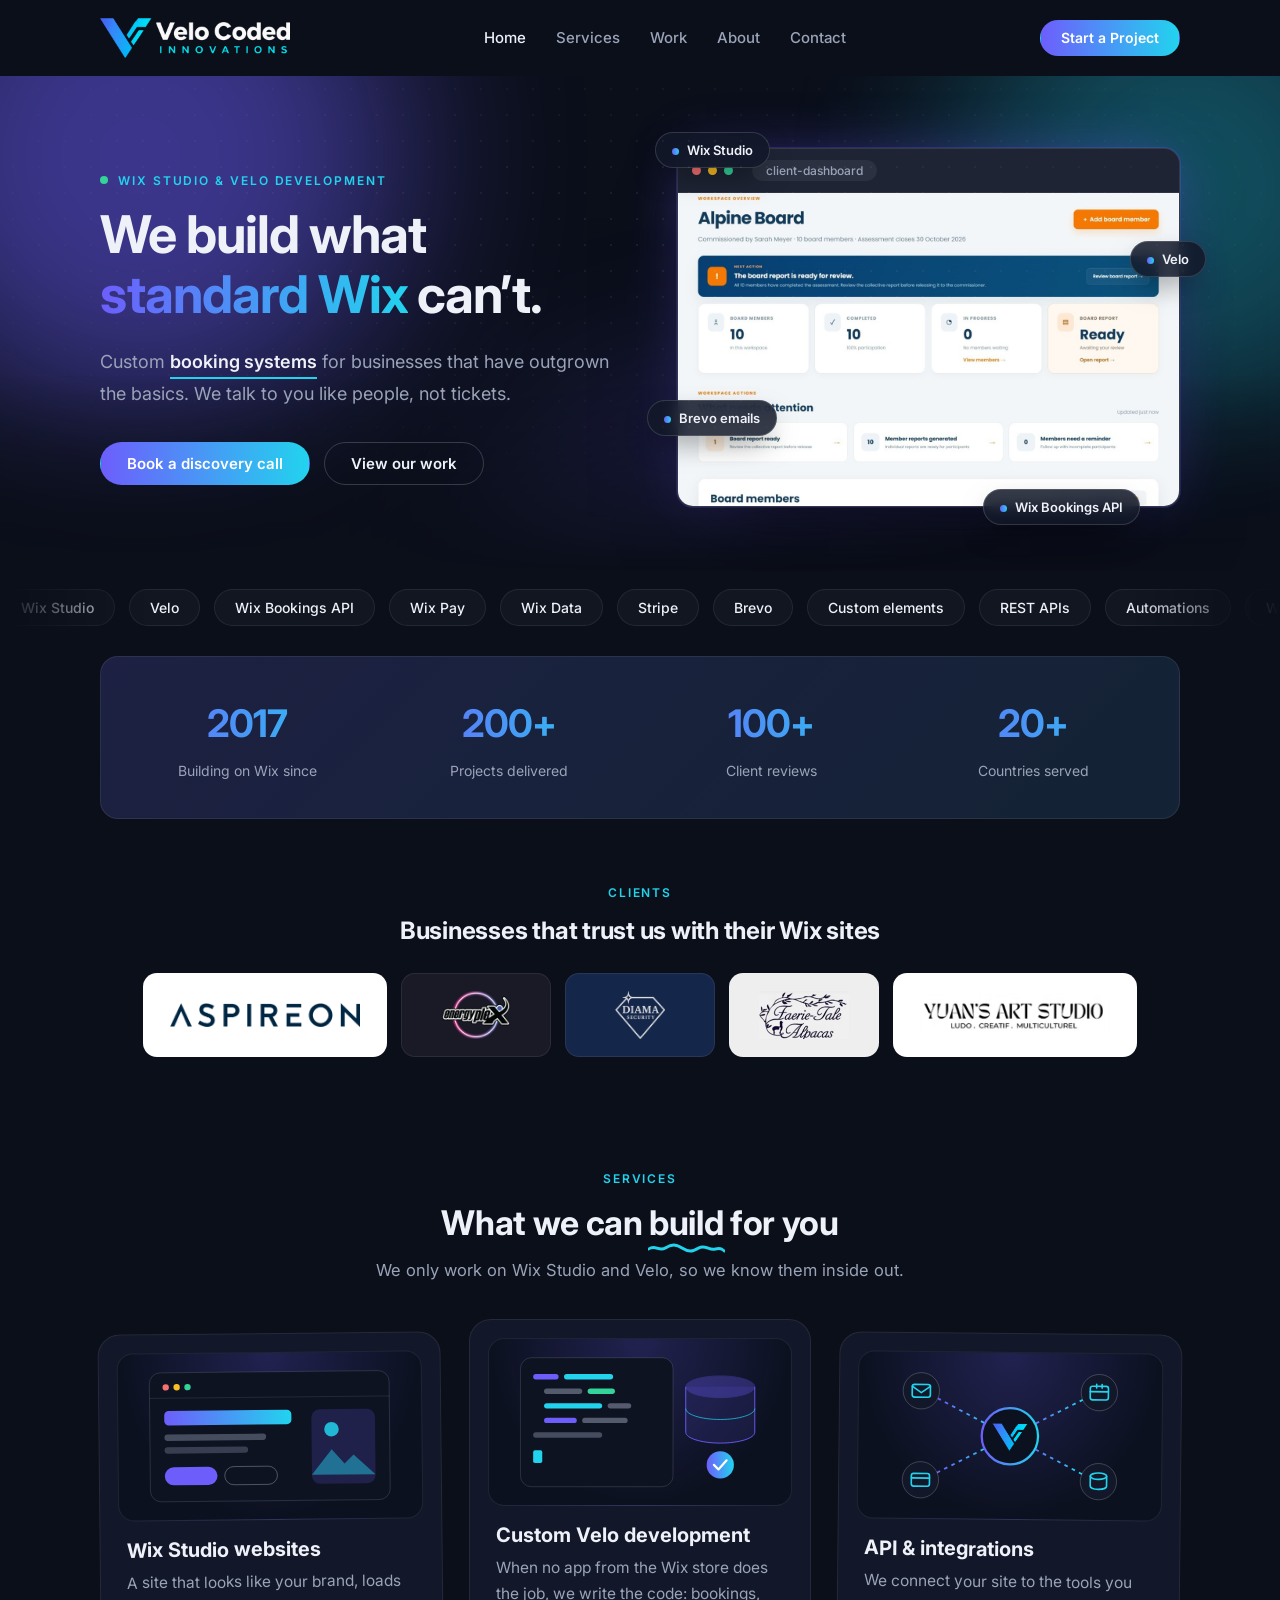
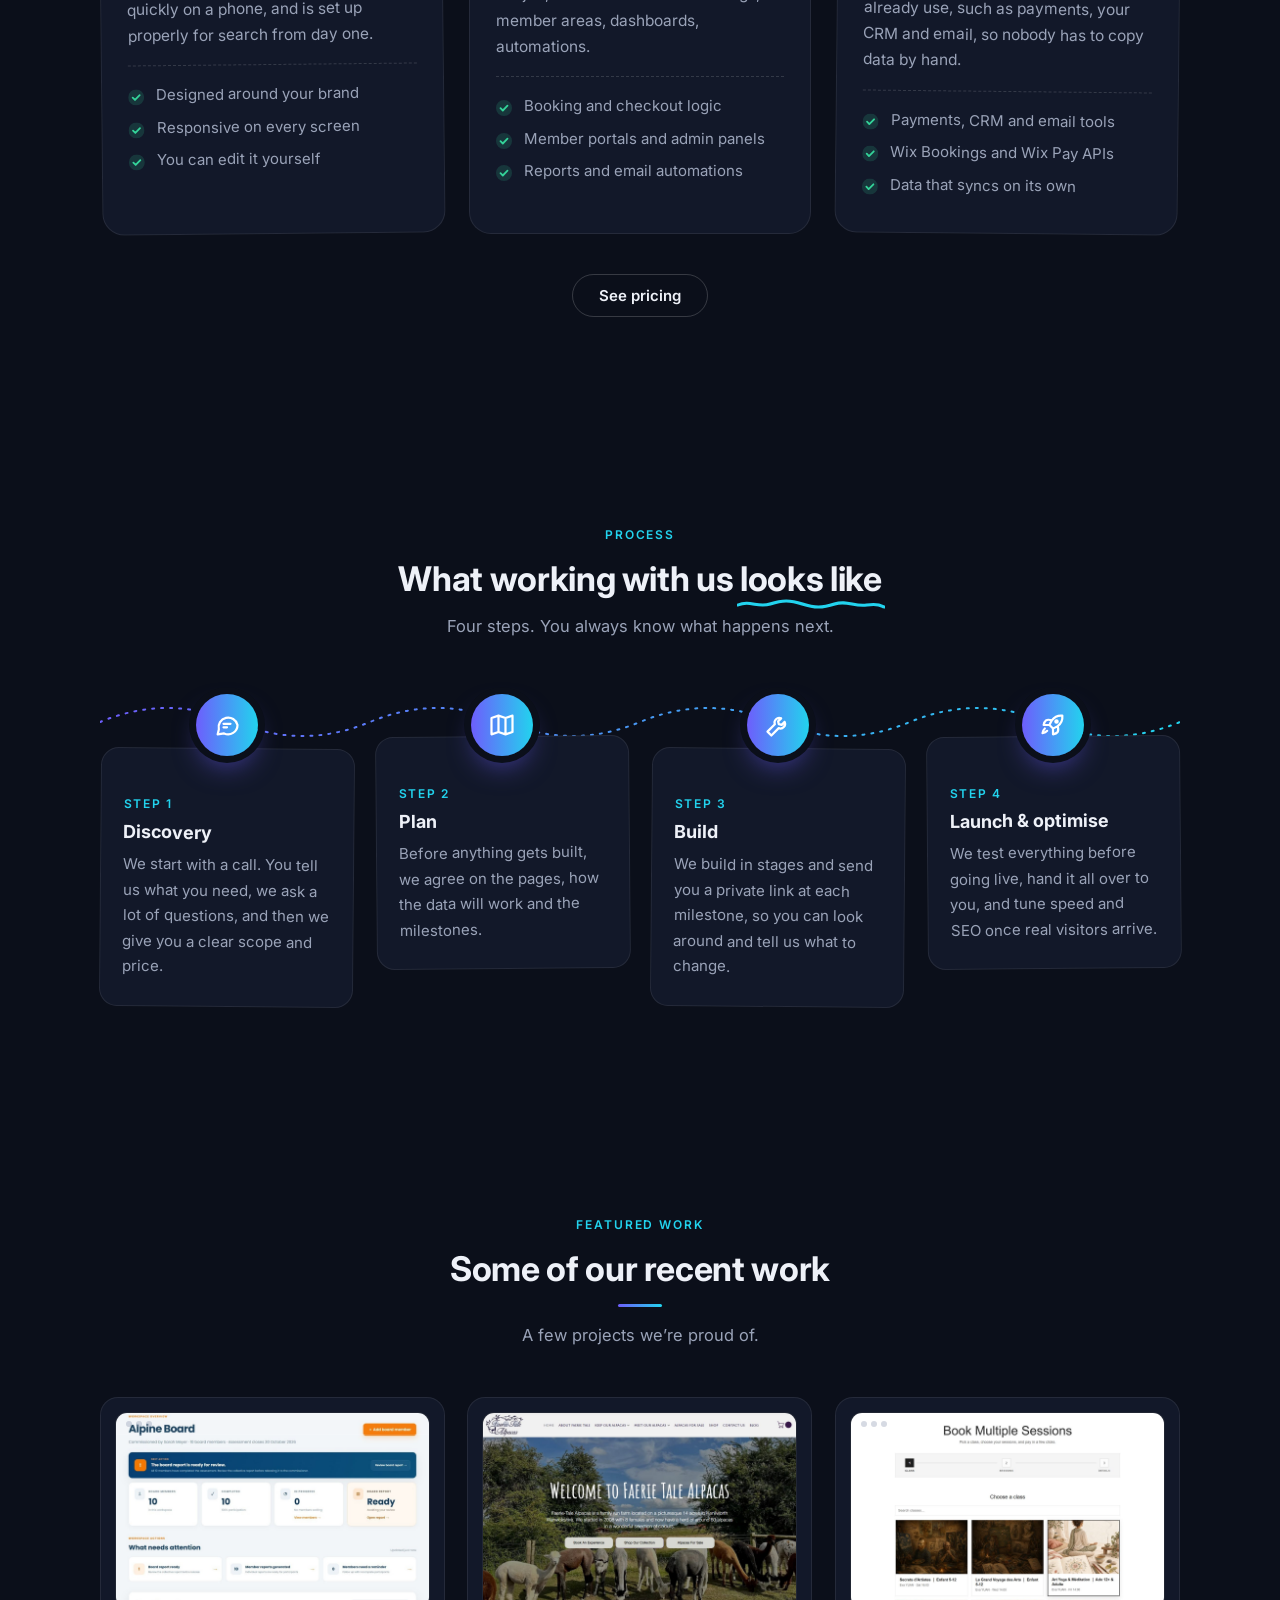
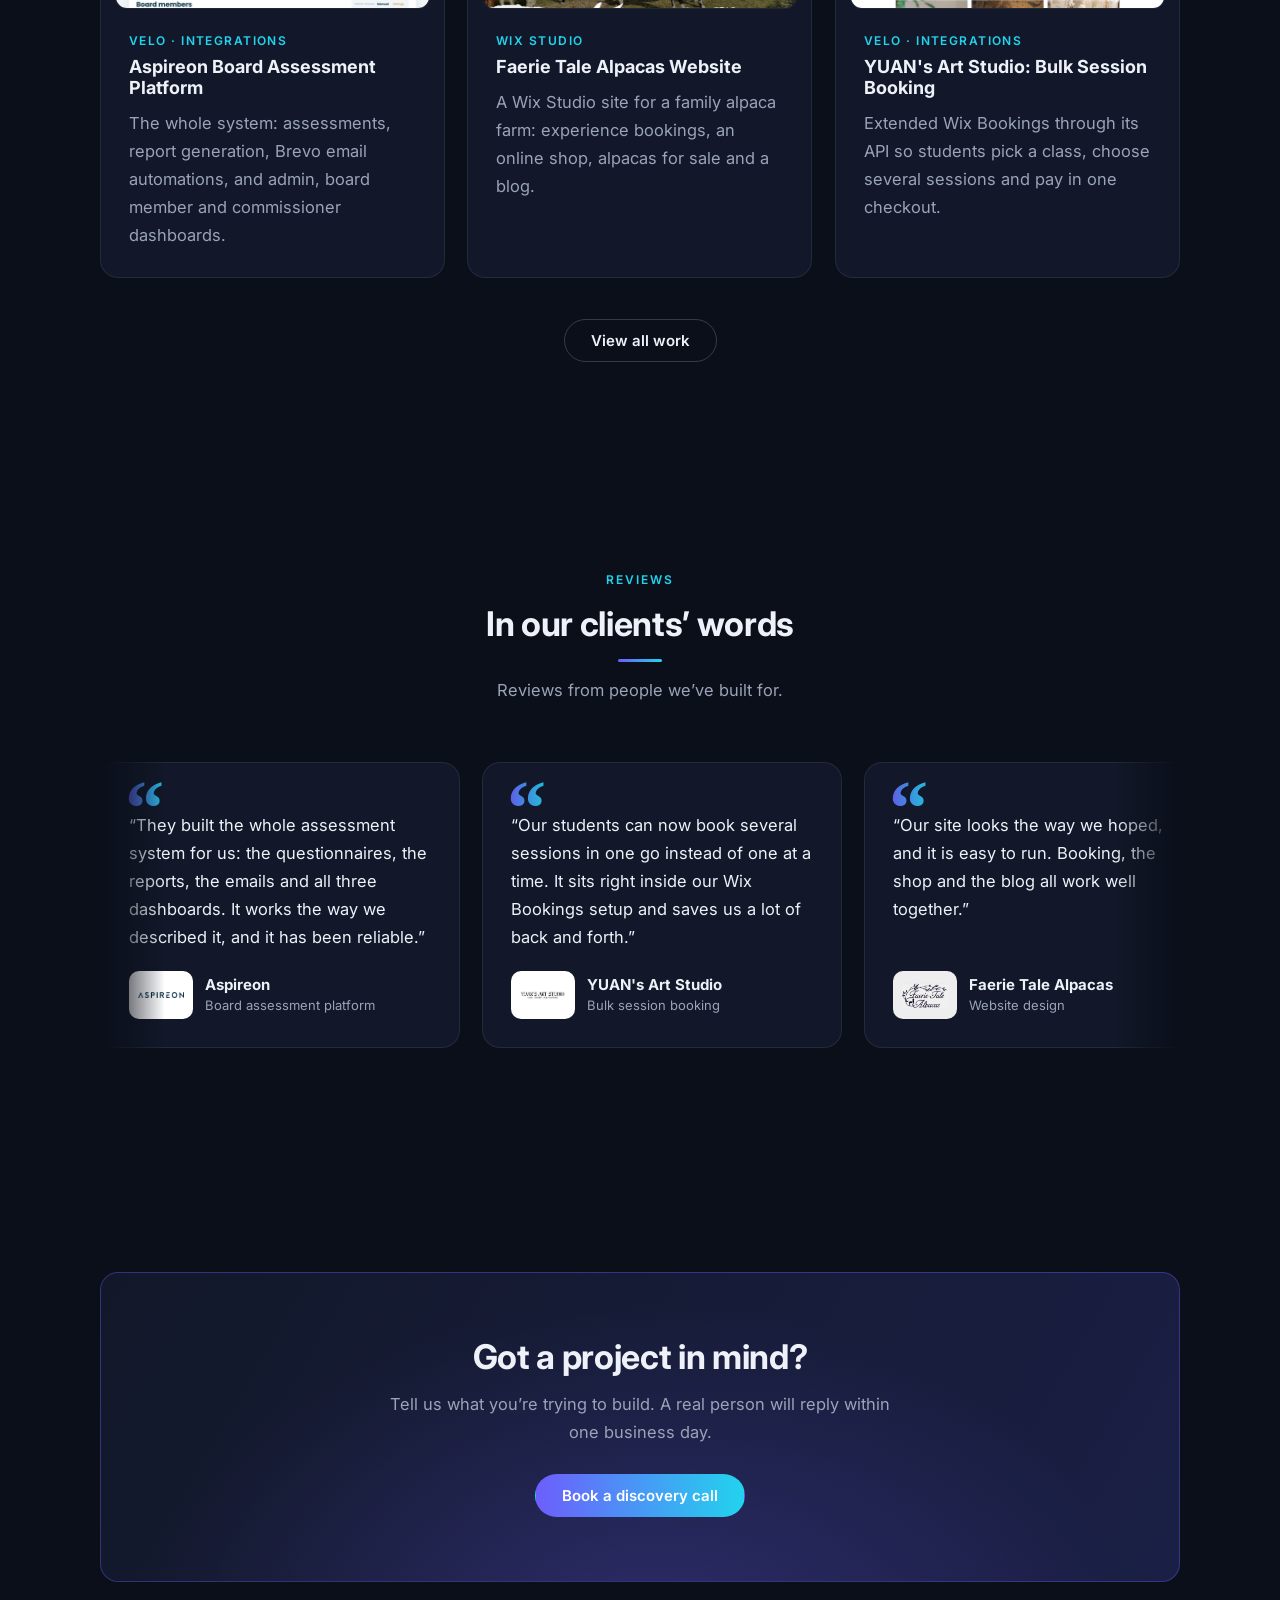
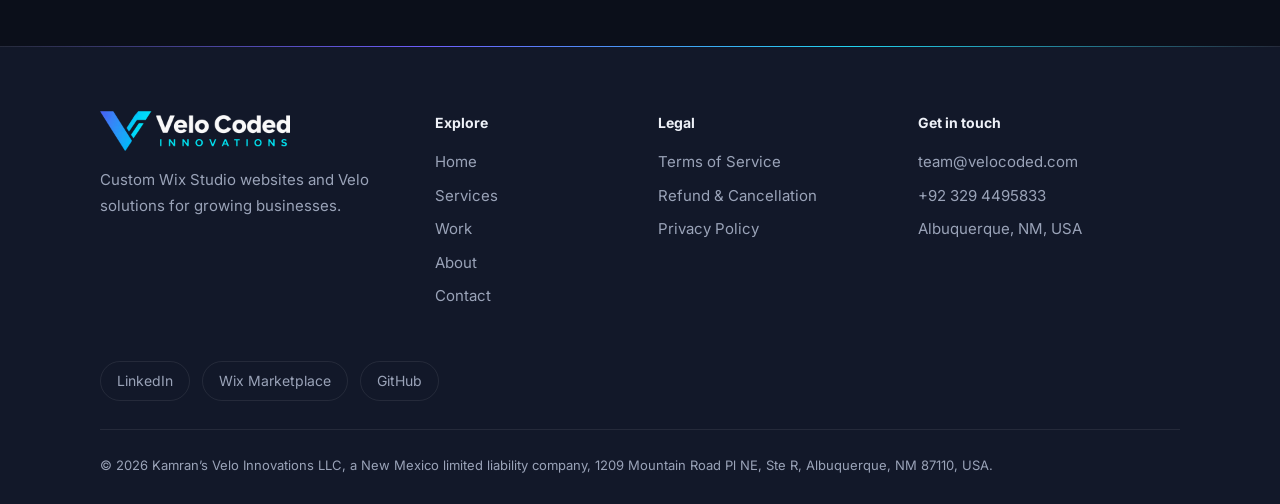
<file: index.html>
<!DOCTYPE html>
<html lang="en">
<head>
<meta charset="utf-8">
<meta name="viewport" content="width=device-width, initial-scale=1">
<title>Kamran’s Velo Innovations | Custom Wix Studio &amp; Velo Development</title>
<meta name="description" content="Custom Wix Studio and Velo development for businesses that have outgrown standard Wix: booking systems, portals, dashboards and integrations.">
<meta name="theme-color" content="#0B0F1A">
<link rel="icon" href="assets/favicon.png" type="image/png">
<link rel="preconnect" href="https://fonts.googleapis.com">
<link rel="preconnect" href="https://fonts.gstatic.com" crossorigin>
<link href="https://fonts.googleapis.com/css2?family=Inter:wght@400;500;600;700&display=swap" rel="stylesheet">
<link rel="stylesheet" href="css/style.css">
</head>
<body>
<a class="skip" href="#main">Skip to content</a>
<velo-header active="home"></velo-header>

<main id="main">
  <section class="hero">
    <div class="aurora" aria-hidden="true"><i></i><i></i><i></i></div>
    <div class="container hero-grid">
      <div class="hero-copy">
        <span class="eyebrow"><span class="pulse"></span>Wix Studio &amp; Velo Development</span>
        <h1>We build what <span class="hl">standard Wix</span> can’t.</h1>
        <p class="lead">Custom <span class="rotator" data-words="booking systems|client portals|dashboards|integrations|automations">booking systems</span> for businesses that have outgrown the basics. We talk to you like people, not tickets.</p>
        <div class="btn-row">
          <a class="btn btn-primary" href="contact.html">Book a discovery call</a>
          <a class="btn btn-secondary" href="work.html">View our work</a>
        </div>
      </div>
      <div class="hero-visual" aria-hidden="true">
        <div class="browser">
          <div class="bar"><span></span><span></span><span></span><em>client-dashboard</em></div>
          <img src="assets/work/aspireon-dashboard.jpg" alt="" width="1280" height="800">
        </div>
        <span class="chip-float c1">Wix Studio</span>
        <span class="chip-float c2">Velo</span>
        <span class="chip-float c3">Brevo emails</span>
        <span class="chip-float c4">Wix Bookings API</span>
      </div>
    </div>
  </section>

  <section class="marquee-band" aria-label="Technology we work with">
    <div class="marquee"><ul>
      <li>Wix Studio</li><li>Velo</li><li>Wix Bookings API</li><li>Wix Pay</li><li>Wix Data</li><li>Stripe</li><li>Brevo</li><li>Custom elements</li><li>REST APIs</li><li>Automations</li>
      <li aria-hidden="true">Wix Studio</li><li aria-hidden="true">Velo</li><li aria-hidden="true">Wix Bookings API</li><li aria-hidden="true">Wix Pay</li><li aria-hidden="true">Wix Data</li><li aria-hidden="true">Stripe</li><li aria-hidden="true">Brevo</li><li aria-hidden="true">Custom elements</li><li aria-hidden="true">REST APIs</li><li aria-hidden="true">Automations</li>
    </ul></div>
  </section>

  <section class="stats" aria-label="Kamran’s Velo Innovations in numbers">
    <div class="container">
      <div class="grid g4 reveal">
        <div class="stat"><strong data-count="2017" data-from="2000">2017</strong><span>Building on Wix since</span></div>
        <div class="stat"><strong data-count="200" data-suffix="+">200+</strong><span>Projects delivered</span></div>
        <div class="stat"><strong data-count="100" data-suffix="+">100+</strong><span>Client reviews</span></div>
        <div class="stat"><strong data-count="20" data-suffix="+">20+</strong><span>Countries served</span></div>
      </div>
    </div>
  </section>

  <section class="clients-band" aria-label="Clients">
    <div class="container center">
      <span class="eyebrow">Clients</span>
      <h2 class="small-h">Businesses that trust us with their Wix sites</h2>
      <ul class="clients" data-render="clients"></ul>
    </div>
  </section>

  <section class="services">
    <svg width="0" height="0" style="position:absolute" aria-hidden="true"><defs>
      <linearGradient id="vg" x1="0" y1="0" x2="1" y2="0"><stop offset="0" stop-color="#6D5EFC"/><stop offset="1" stop-color="#22D3EE"/></linearGradient>
    </defs></svg>
    <div class="container">
      <div class="section-head">
        <span class="eyebrow">Services</span>
        <h2>What we can <span class="squiggle">build</span> for you</h2>
        <p>We only work on Wix Studio and Velo, so we know them inside out.</p>
      </div>
      <div class="svc-grid">

        <article class="svc reveal">
          <div class="svc-art" aria-hidden="true">
            <svg viewBox="0 0 320 170" fill="none">
              <rect x="28" y="14" width="264" height="142" rx="12" fill="#0E1322" stroke="rgba(255,255,255,.14)"/>
              <circle cx="46" cy="30" r="3.5" fill="#F87171"/><circle cx="58" cy="30" r="3.5" fill="#FBBF24"/><circle cx="70" cy="30" r="3.5" fill="#34D399"/>
              <path d="M28 42h264" stroke="rgba(255,255,255,.1)"/>
              <rect class="shimmer" x="44" y="56" width="140" height="16" rx="5" fill="url(#vg)"/>
              <rect x="44" y="82" width="112" height="7" rx="3.5" fill="#9AA3B8" opacity=".4"/>
              <rect x="44" y="96" width="92" height="7" rx="3.5" fill="#9AA3B8" opacity=".3"/>
              <rect x="44" y="118" width="58" height="20" rx="10" fill="#6D5EFC"/>
              <rect x="110" y="118" width="58" height="20" rx="10" stroke="rgba(255,255,255,.3)"/>
              <rect x="206" y="56" width="70" height="82" rx="9" fill="#6D5EFC" opacity=".18"/>
              <circle cx="228" cy="78" r="8" fill="#22D3EE" opacity=".85"/>
              <path d="M206 128l22-28 14 16 10-10 24 22z" fill="#22D3EE" opacity=".45"/>
            </svg>
          </div>
          <h3>Wix Studio websites</h3>
          <p>A site that looks like your brand, loads quickly on a phone, and is set up properly for search from day one.</p>
          <ul class="checks"><li>Designed around your brand</li><li>Responsive on every screen</li><li>You can edit it yourself</li></ul>
        </article>

        <article class="svc reveal">
          <div class="svc-art" aria-hidden="true">
            <svg viewBox="0 0 320 170" fill="none">
              <rect x="28" y="14" width="168" height="142" rx="12" fill="#0E1322" stroke="rgba(255,255,255,.14)"/>
              <rect x="42" y="32" width="28" height="6" rx="3" fill="#6D5EFC"/><rect x="76" y="32" width="54" height="6" rx="3" fill="#22D3EE"/>
              <rect x="54" y="48" width="42" height="6" rx="3" fill="#9AA3B8" opacity=".5"/><rect x="102" y="48" width="30" height="6" rx="3" fill="#34D399"/>
              <rect x="54" y="64" width="64" height="6" rx="3" fill="#22D3EE"/><rect x="124" y="64" width="26" height="6" rx="3" fill="#9AA3B8" opacity=".5"/>
              <rect x="54" y="80" width="36" height="6" rx="3" fill="#6D5EFC"/><rect x="96" y="80" width="50" height="6" rx="3" fill="#9AA3B8" opacity=".5"/>
              <rect x="42" y="96" width="76" height="6" rx="3" fill="#9AA3B8" opacity=".4"/>
              <rect x="42" y="116" width="10" height="14" rx="2" class="caret" fill="#22D3EE"/>
              <ellipse cx="248" cy="46" rx="38" ry="12" fill="#6D5EFC" opacity=".3" stroke="#6D5EFC"/>
              <path d="M210 46v50c0 6.6 17 12 38 12s38-5.4 38-12V46" stroke="#6D5EFC" fill="#6D5EFC" fill-opacity=".12"/>
              <path d="M210 70c0 6.6 17 12 38 12s38-5.4 38-12" stroke="#22D3EE" opacity=".8"/>
              <path class="flow" d="M196 84h14" stroke="url(#vg)" stroke-width="2" stroke-dasharray="3 4"/>
              <circle cx="248" cy="132" r="15" fill="url(#vg)"/><path d="M241 132l5 5 9-10" stroke="#fff" stroke-width="2.4" stroke-linecap="round" stroke-linejoin="round"/>
            </svg>
          </div>
          <h3>Custom Velo development</h3>
          <p>When no app from the Wix store does the job, we write the code: bookings, member areas, dashboards, automations.</p>
          <ul class="checks"><li>Booking and checkout logic</li><li>Member portals and admin panels</li><li>Reports and email automations</li></ul>
        </article>

        <article class="svc reveal">
          <div class="svc-art" aria-hidden="true">
            <svg viewBox="0 0 320 170" fill="none">
              <g stroke="url(#vg)" stroke-width="2" stroke-dasharray="4 5" class="flow">
                <path d="M80 44L142 76"/><path d="M80 126L142 94"/><path d="M240 44L178 76"/><path d="M240 126L178 94"/>
              </g>
              <circle cx="160" cy="85" r="31" fill="#0C1120" stroke="url(#vg)" stroke-width="2.5"/>
              <image href="assets/logo-mark.png" x="141" y="71" width="38" height="30"/>
              <g fill="#121829" stroke="rgba(255,255,255,.22)">
                <circle cx="62" cy="36" r="20"/><circle cx="62" cy="134" r="20"/><circle cx="258" cy="36" r="20"/><circle cx="258" cy="134" r="20"/>
              </g>
              <g stroke="#22D3EE" stroke-width="1.8" stroke-linecap="round" stroke-linejoin="round">
                <rect x="52" y="29" width="20" height="14" rx="2.5"/><path d="M52 31l10 7 10-7"/>
                <rect x="52" y="127" width="20" height="14" rx="2.5"/><path d="M52 132h20"/>
                <rect x="248" y="29" width="20" height="15" rx="2.5"/><path d="M248 35h20M255 27v4M261 27v4"/>
                <ellipse cx="258" cy="128" rx="9" ry="3.5"/><path d="M249 128v11c0 2 4 3.5 9 3.5s9-1.500 9-3.500v-11"/>
              </g>
            </svg>
          </div>
          <h3>API &amp; integrations</h3>
          <p>We connect your site to the tools you already use, such as payments, your CRM and email, so nobody has to copy data by hand.</p>
          <ul class="checks"><li>Payments, CRM and email tools</li><li>Wix Bookings and Wix Pay APIs</li><li>Data that syncs on its own</li></ul>
        </article>

      </div>
      <div class="center mt"><a class="btn btn-secondary" href="services.html">See pricing</a></div>
    </div>
  </section>

  <section class="process">
    <div class="container">
      <div class="section-head">
        <span class="eyebrow">Process</span>
        <h2>What working with us <span class="squiggle">looks like</span></h2>
        <p>Four steps. You always know what happens next.</p>
      </div>
      <ol class="timeline">
        <svg class="tl-path" viewBox="0 0 1000 56" preserveAspectRatio="none" aria-hidden="true" fill="none"><path d="M0 28Q62.5 0 125 28T250 28T375 28T500 28T625 28T750 28T875 28T1000 28" stroke="url(#vg)" stroke-width="2" stroke-dasharray="2 7" stroke-linecap="round" vector-effect="non-scaling-stroke"/></svg>
        <li class="step reveal">
          <span class="node" data-icon="chat"></span>
          <div class="step-card"><span class="num">Step 1</span><h3>Discovery</h3><p>We start with a call. You tell us what you need, we ask a lot of questions, and then we give you a clear scope and price.</p></div>
        </li>
        <li class="step reveal">
          <span class="node" data-icon="map"></span>
          <div class="step-card"><span class="num">Step 2</span><h3>Plan</h3><p>Before anything gets built, we agree on the pages, how the data will work and the milestones.</p></div>
        </li>
        <li class="step reveal">
          <span class="node" data-icon="build"></span>
          <div class="step-card"><span class="num">Step 3</span><h3>Build</h3><p>We build in stages and send you a private link at each milestone, so you can look around and tell us what to change.</p></div>
        </li>
        <li class="step reveal">
          <span class="node" data-icon="rocket"></span>
          <div class="step-card"><span class="num">Step 4</span><h3>Launch &amp; optimise</h3><p>We test everything before going live, hand it all over to you, and tune speed and SEO once real visitors arrive.</p></div>
        </li>
      </ol>
    </div>
  </section>

  <section>
    <div class="container">
      <div class="section-head">
        <span class="eyebrow">Featured work</span>
        <h2>Some of our recent work</h2>
        <p>A few projects we’re proud of.</p>
      </div>
      <div class="grid g3" data-render="projects" data-featured data-limit="3"></div>
      <div class="center mt"><a class="btn btn-secondary" href="work.html">View all work</a></div>
    </div>
  </section>

  <section>
    <div class="container">
      <div class="section-head">
        <span class="eyebrow">Reviews</span>
        <h2>In our clients’ words</h2>
        <p>Reviews from people we’ve built for.</p>
      </div>
      <div class="review-marquee" data-render="reviews"></div>
    </div>
  </section>

  <velo-cta></velo-cta>
</main>

<velo-footer></velo-footer>
<script src="js/data.js"></script>
<script src="js/main.js"></script>
</body>
</html>
</file>
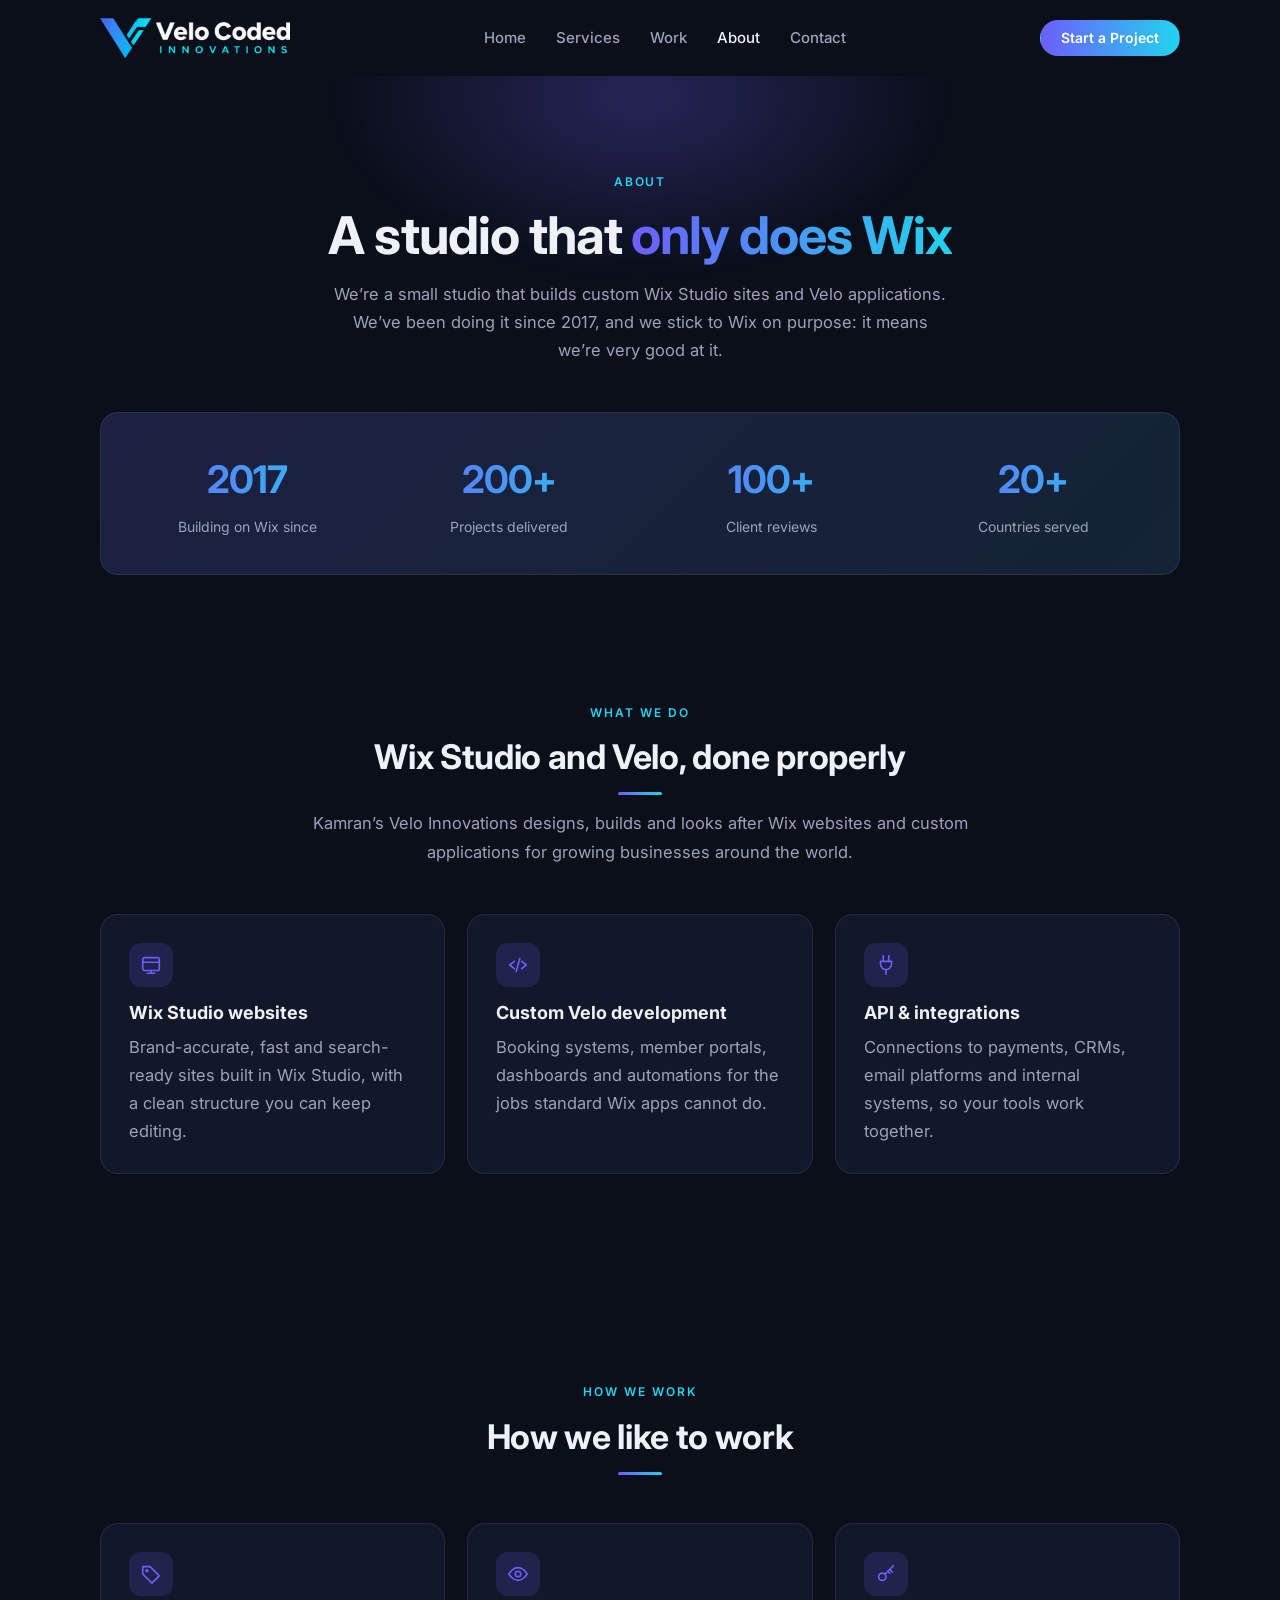
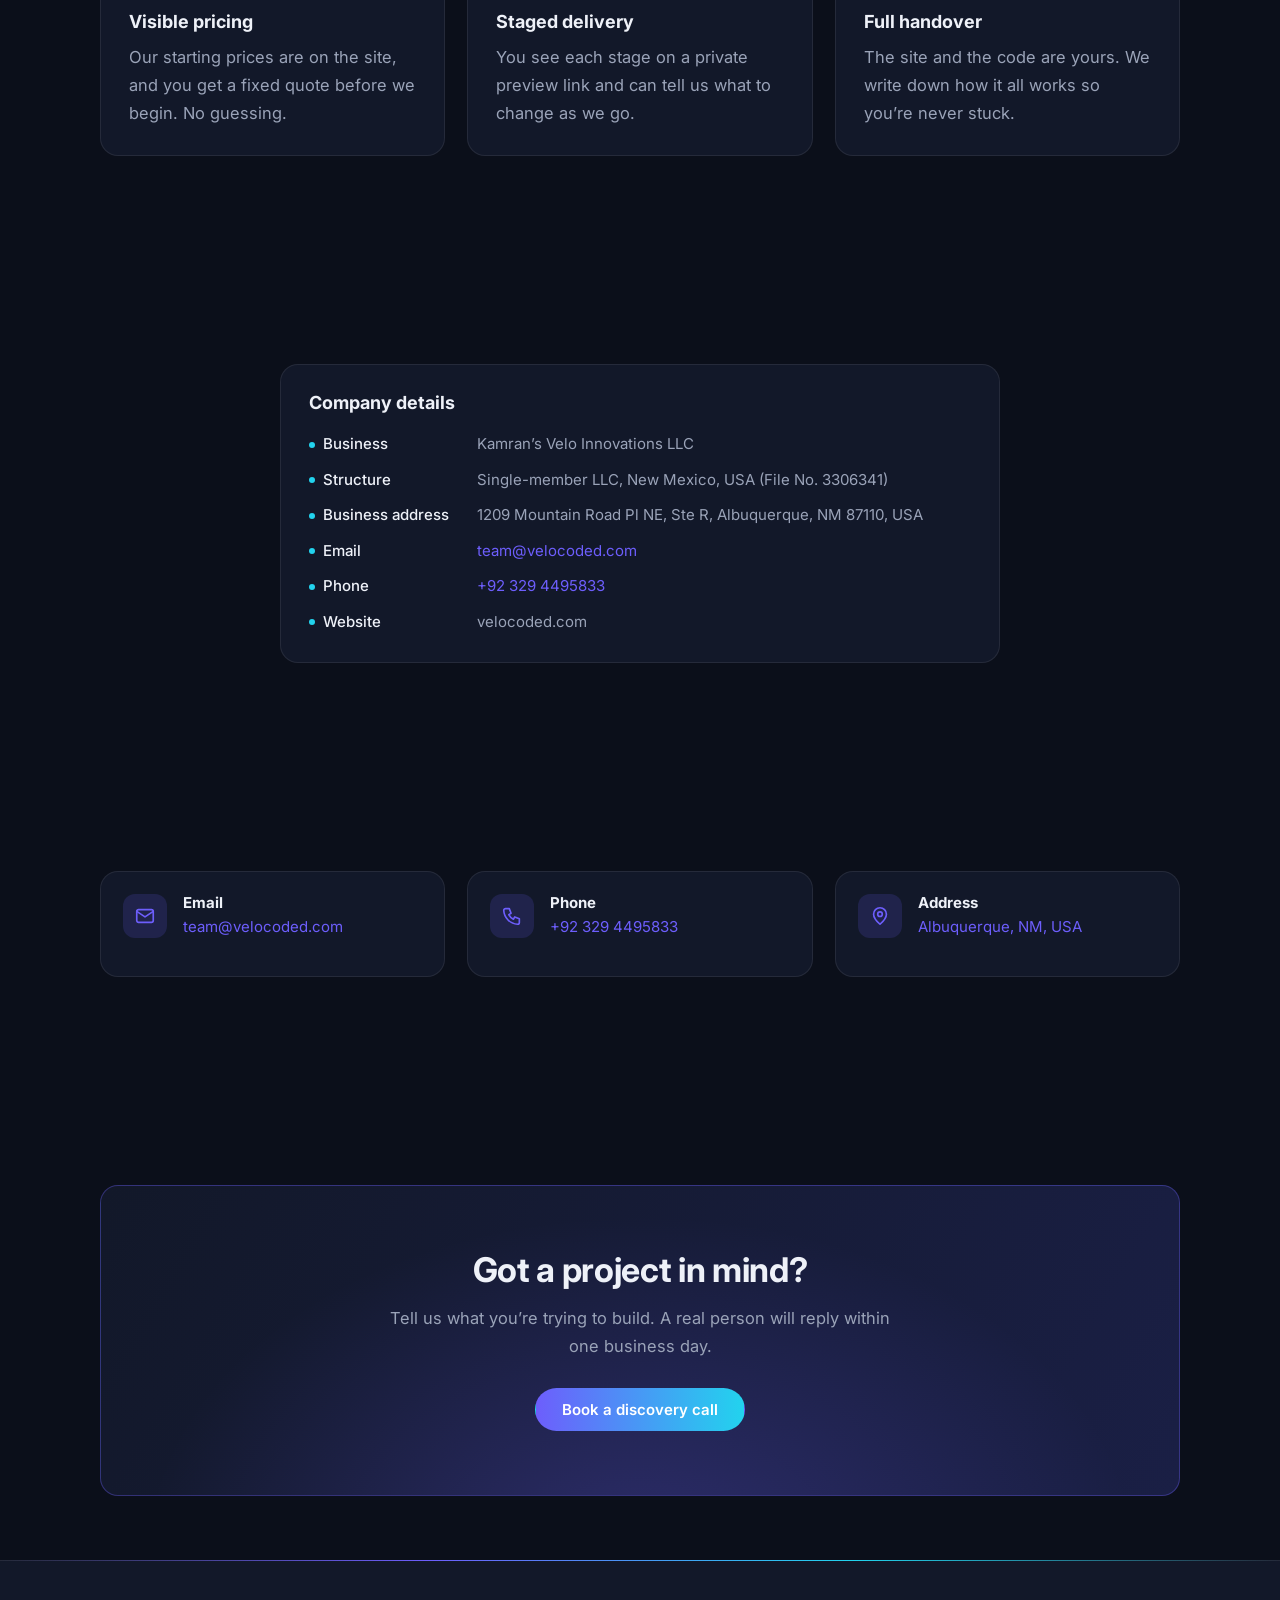
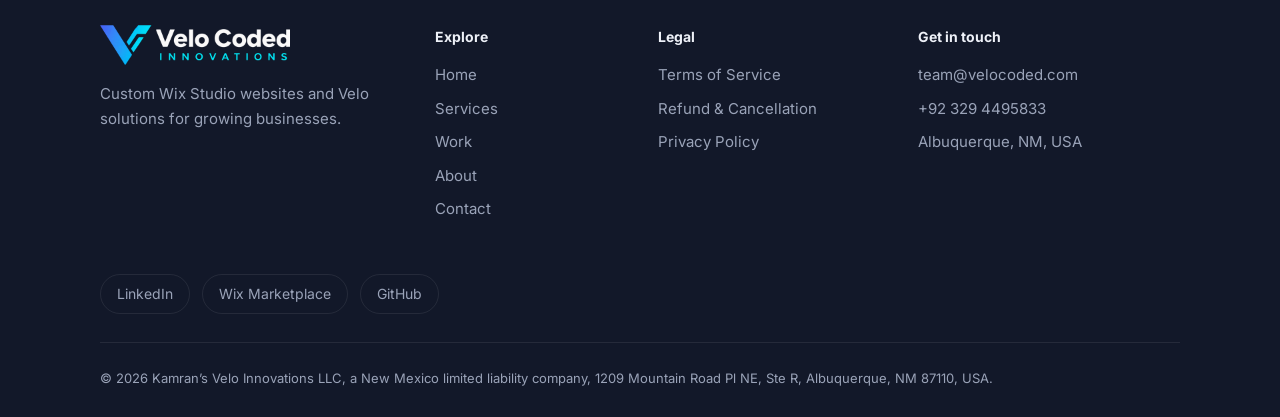
<file: about.html>
<!DOCTYPE html>
<html lang="en">
<head>
<meta charset="utf-8">
<meta name="viewport" content="width=device-width, initial-scale=1">
<title>About | Kamran’s Velo Innovations</title>
<meta name="description" content="Kamran’s Velo Innovations is a Wix Studio and Velo development studio, a New Mexico limited liability company.">
<meta name="theme-color" content="#0B0F1A">
<link rel="icon" href="assets/favicon.png" type="image/png">
<link rel="preconnect" href="https://fonts.googleapis.com">
<link rel="preconnect" href="https://fonts.gstatic.com" crossorigin>
<link href="https://fonts.googleapis.com/css2?family=Inter:wght@400;500;600;700&display=swap" rel="stylesheet">
<link rel="stylesheet" href="css/style.css">
</head>
<body>
<a class="skip" href="#main">Skip to content</a>
<velo-header active="about"></velo-header>

<main id="main">
  <section class="page-hero">
    <div class="container">
      <span class="eyebrow">About</span>
      <h1>A studio that <span class="hl">only does Wix</span></h1>
      <p>We’re a small studio that builds custom Wix Studio sites and Velo applications. We’ve been doing it since 2017, and we stick to Wix on purpose: it means we’re very good at it.</p>
    </div>
  </section>

  <section class="stats">
    <div class="container">
      <div class="grid g4 reveal">
        <div class="stat"><strong>2017</strong><span>Building on Wix since</span></div>
        <div class="stat"><strong>200+</strong><span>Projects delivered</span></div>
        <div class="stat"><strong>100+</strong><span>Client reviews</span></div>
        <div class="stat"><strong>20+</strong><span>Countries served</span></div>
      </div>
    </div>
  </section>

  <section>
    <div class="container">
      <div class="section-head">
        <span class="eyebrow">What we do</span>
        <h2>Wix Studio and Velo, done properly</h2>
        <p>Kamran’s Velo Innovations designs, builds and looks after Wix websites and custom applications for growing businesses around the world.</p>
      </div>
      <div class="grid g3">
        <article class="card reveal"><span data-icon="web"></span><h3>Wix Studio websites</h3><p>Brand-accurate, fast and search-ready sites built in Wix Studio, with a clean structure you can keep editing.</p></article>
        <article class="card reveal"><span data-icon="code"></span><h3>Custom Velo development</h3><p>Booking systems, member portals, dashboards and automations for the jobs standard Wix apps cannot do.</p></article>
        <article class="card reveal"><span data-icon="plug"></span><h3>API &amp; integrations</h3><p>Connections to payments, CRMs, email platforms and internal systems, so your tools work together.</p></article>
      </div>
    </div>
  </section>


  <section>
    <div class="container">
      <div class="section-head">
        <span class="eyebrow">How we work</span>
        <h2>How we like to work</h2>
      </div>
      <div class="grid g3">
        <div class="card reveal"><span data-icon="tag"></span><h3>Visible pricing</h3><p>Our starting prices are on the site, and you get a fixed quote before we begin. No guessing.</p></div>
        <div class="card reveal"><span data-icon="eye"></span><h3>Staged delivery</h3><p>You see each stage on a private preview link and can tell us what to change as we go.</p></div>
        <div class="card reveal"><span data-icon="key"></span><h3>Full handover</h3><p>The site and the code are yours. We write down how it all works so you’re never stuck.</p></div>
      </div>
    </div>
  </section>

  <section>
    <div class="container narrow">
      <div class="card reveal">
        <h3 style="margin-bottom:18px">Company details</h3>
        <dl class="facts">
          <dt>Business</dt><dd>Kamran’s Velo Innovations LLC</dd>
          <dt>Structure</dt><dd>Single-member LLC, New Mexico, USA (File No. 3306341)</dd>
          <dt>Business address</dt><dd>1209 Mountain Road Pl NE, Ste R, Albuquerque, NM 87110, USA</dd>
          <dt>Email</dt><dd><a href="mailto:team@velocoded.com">team@velocoded.com</a></dd>
          <dt>Phone</dt><dd><a href="tel:+923294495833">+92 329 4495833</a></dd>
          <dt>Website</dt><dd>velocoded.com</dd>
        </dl>
      </div>
    </div>
  </section>

  <section>
    <div class="container">
      <div class="grid g3">
        <a class="card info-card reveal" href="mailto:team@velocoded.com"><span data-icon="mail"></span><div><h3>Email</h3><p>team@velocoded.com</p></div></a>
        <a class="card info-card reveal" href="tel:+923294495833"><span data-icon="phone"></span><div><h3>Phone</h3><p>+92 329 4495833</p></div></a>
        <a class="card info-card reveal" href="contact.html"><span data-icon="pin"></span><div><h3>Address</h3><p>Albuquerque, NM, USA</p></div></a>
      </div>
    </div>
  </section>

  <velo-cta></velo-cta>
</main>

<velo-footer></velo-footer>
<script src="js/data.js"></script>
<script src="js/main.js"></script>
</body>
</html>
</file>
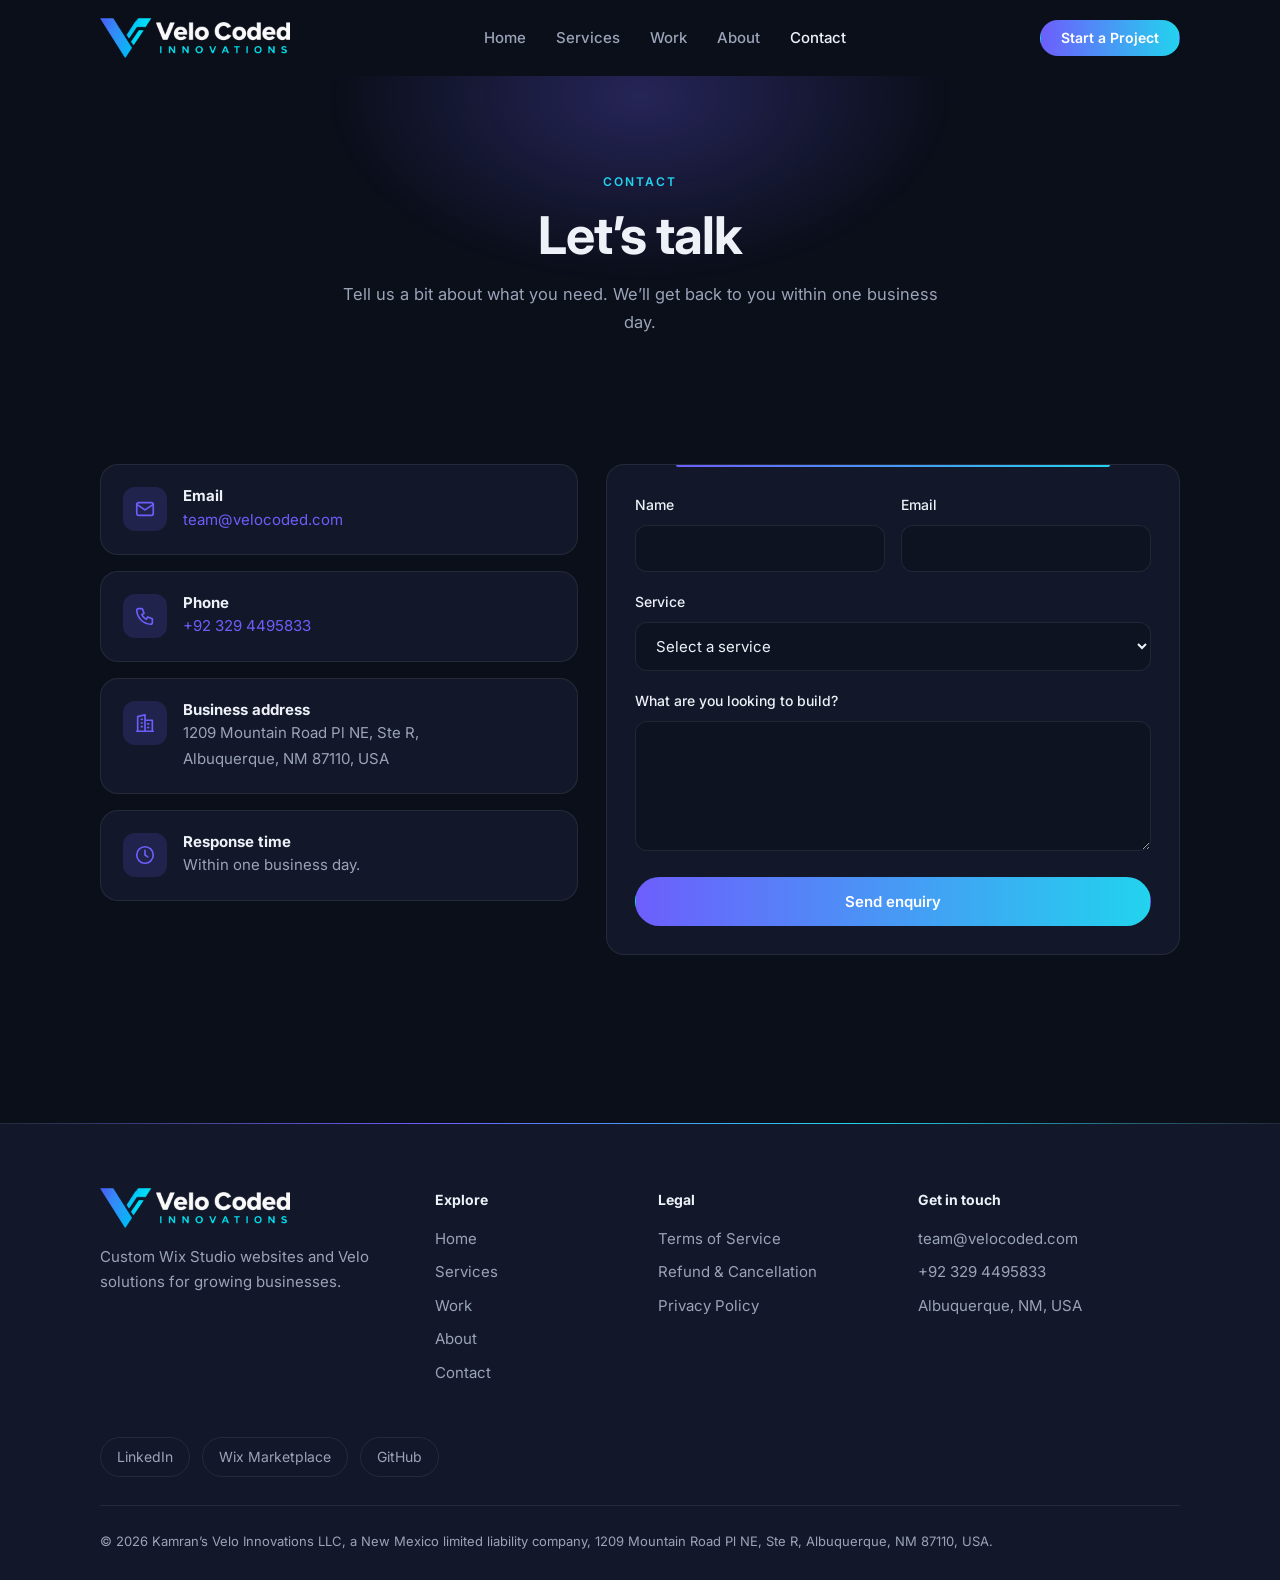
<file: contact.html>
<!DOCTYPE html>
<html lang="en">
<head>
<meta charset="utf-8">
<meta name="viewport" content="width=device-width, initial-scale=1">
<title>Contact | Kamran’s Velo Innovations</title>
<meta name="description" content="Contact Kamran’s Velo Innovations to book a discovery call about your Wix Studio or Velo project.">
<meta name="theme-color" content="#0B0F1A">
<link rel="icon" href="assets/favicon.png" type="image/png">
<link rel="preconnect" href="https://fonts.googleapis.com">
<link rel="preconnect" href="https://fonts.gstatic.com" crossorigin>
<link href="https://fonts.googleapis.com/css2?family=Inter:wght@400;500;600;700&display=swap" rel="stylesheet">
<link rel="stylesheet" href="css/style.css">
</head>
<body>
<a class="skip" href="#main">Skip to content</a>
<velo-header active="contact"></velo-header>

<main id="main">
  <section class="page-hero">
    <div class="container">
      <span class="eyebrow">Contact</span>
      <h1>Let’s talk</h1>
      <p>Tell us a bit about what you need. We’ll get back to you within one business day.</p>
    </div>
  </section>

  <section>
    <div class="container">
      <div class="contact-grid">
        <div class="info-list">
          <div class="card info-card reveal"><span data-icon="mail"></span><div><h3>Email</h3><p><a href="mailto:team@velocoded.com">team@velocoded.com</a></p></div></div>
          <div class="card info-card reveal"><span data-icon="phone"></span><div><h3>Phone</h3><p><a href="tel:+923294495833">+92 329 4495833</a></p></div></div>
          <div class="card info-card reveal"><span data-icon="building"></span><div><h3>Business address</h3><p>1209 Mountain Road Pl NE, Ste R,<br>Albuquerque, NM 87110, USA</p></div></div>
          <div class="card info-card reveal"><span data-icon="clock"></span><div><h3>Response time</h3><p>Within one business day.</p></div></div>
        </div>

        <form id="enquiry-form" class="card reveal" novalidate>
          <div class="row">
            <div class="field"><label for="name">Name</label><input id="name" name="name" type="text" autocomplete="name" required><div class="err">Please enter your name.</div></div>
            <div class="field"><label for="email">Email</label><input id="email" name="email" type="email" autocomplete="email" required><div class="err">Please enter a valid email.</div></div>
          </div>
          <div class="field">
            <label for="service">Service</label>
            <select id="service" name="service" required>
              <option value="">Select a service</option>
              <option>Website Build</option>
              <option>Custom Velo Development</option>
              <option>API &amp; Integrations</option>
              <option>Monthly Retainer</option>
              <option>Technical audit</option>
              <option>Something else</option>
            </select>
            <div class="err">Please choose a service.</div>
          </div>
          <div class="field"><label for="message">What are you looking to build?</label><textarea id="message" name="message" required></textarea><div class="err">Please tell us about your project.</div></div>
          <button class="btn btn-primary" type="submit">Send enquiry</button>
          <div class="form-ok" role="status">Thanks! Your email app should open with your message ready to send. If it doesn’t, you can write to us at team@velocoded.com.</div>
        </form>
      </div>
    </div>
  </section>
</main>

<velo-footer></velo-footer>
<script src="js/data.js"></script>
<script src="js/main.js"></script>
<script>
  (function () {
    var map = { website: 'Website Build', velo: 'Custom Velo Development', retainer: 'Monthly Retainer' };
    var s = new URLSearchParams(location.search).get('service');
    if (s && map[s]) document.getElementById('service').value = map[s];
  })();
</script>
</body>
</html>
</file>
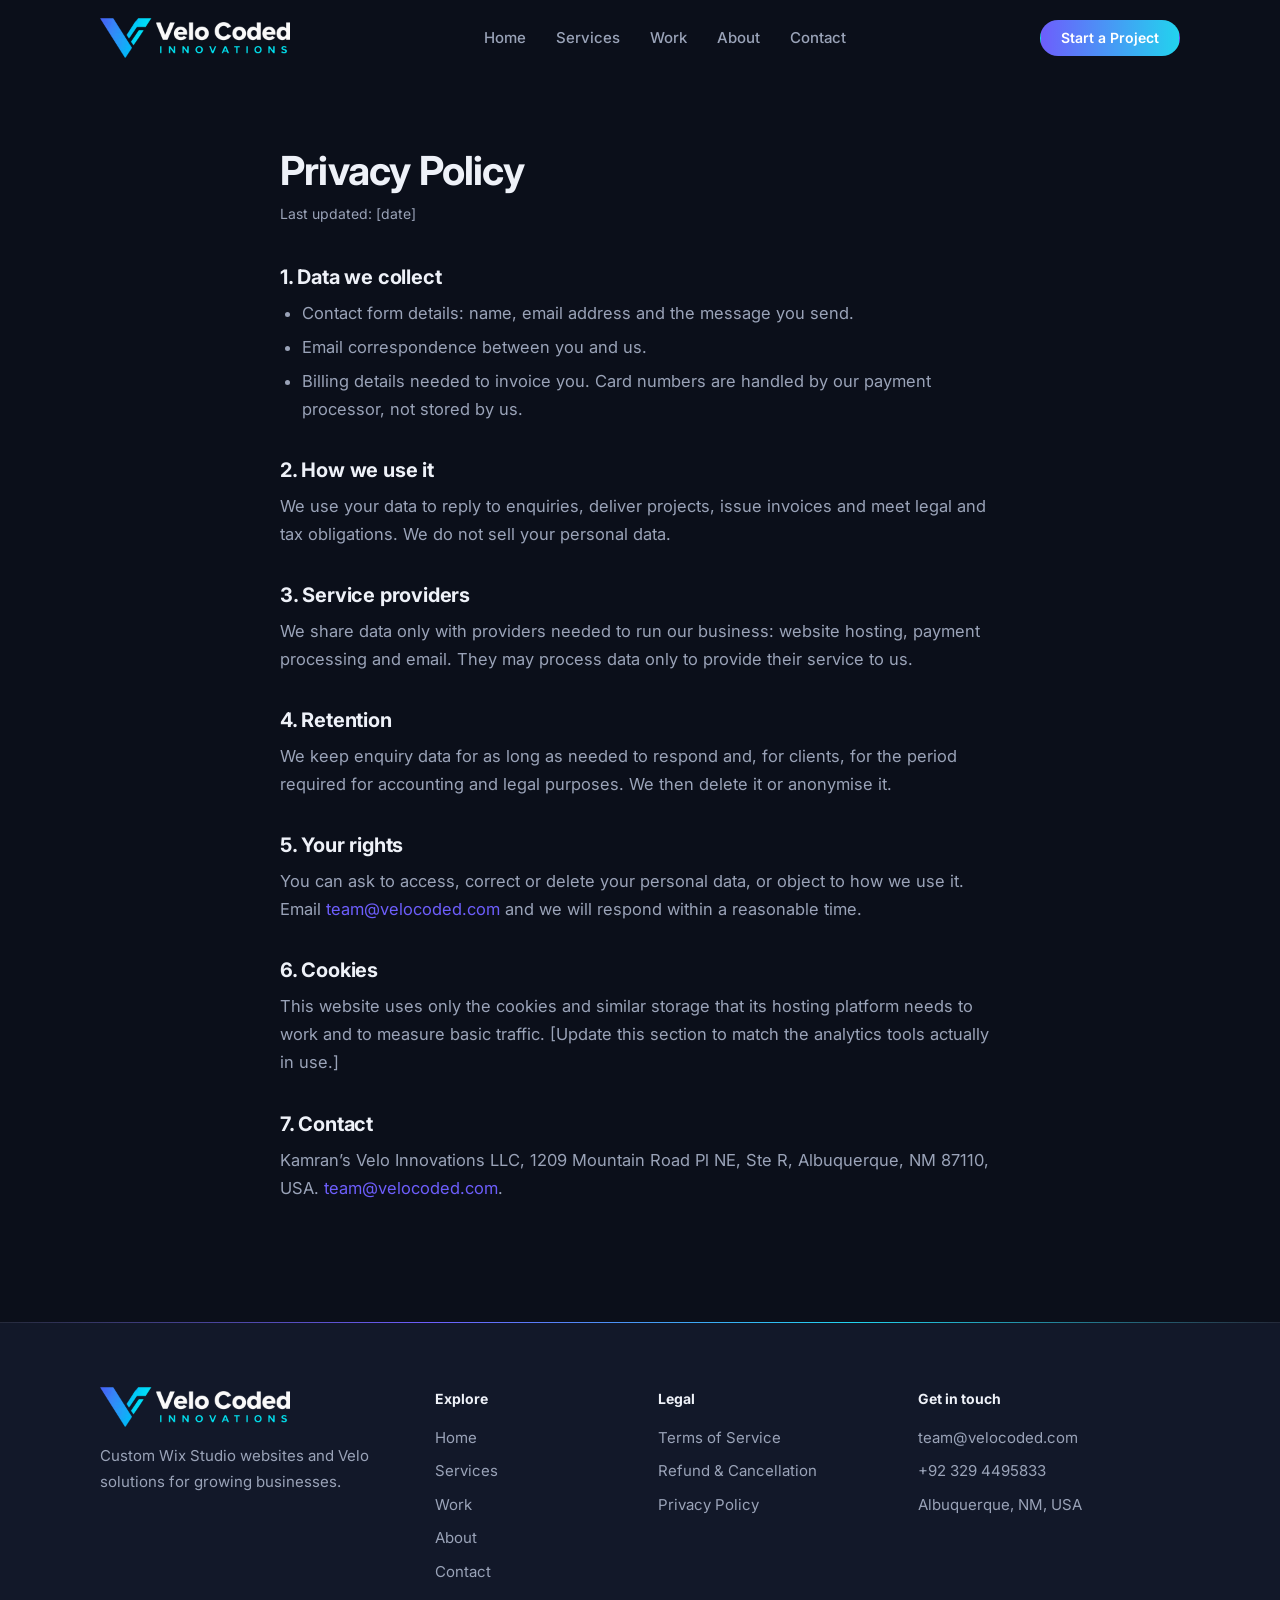
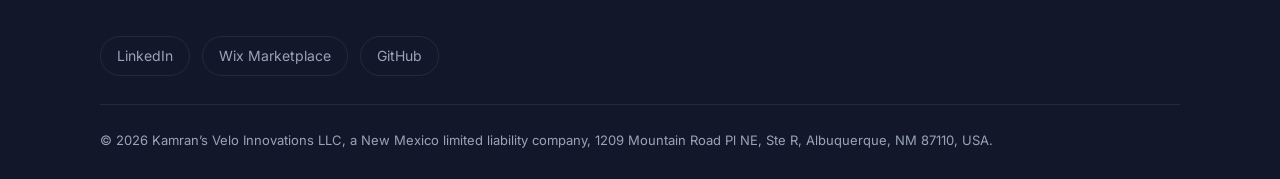
<file: privacy.html>
<!DOCTYPE html>
<html lang="en">
<head>
<meta charset="utf-8">
<meta name="viewport" content="width=device-width, initial-scale=1">
<title>Privacy Policy | Kamran’s Velo Innovations</title>
<meta name="description" content="How Kamran’s Velo Innovations collects, uses and protects your personal data.">
<meta name="theme-color" content="#0B0F1A">
<link rel="icon" href="assets/favicon.png" type="image/png">
<link rel="preconnect" href="https://fonts.googleapis.com">
<link rel="preconnect" href="https://fonts.gstatic.com" crossorigin>
<link href="https://fonts.googleapis.com/css2?family=Inter:wght@400;500;600;700&display=swap" rel="stylesheet">
<link rel="stylesheet" href="css/style.css">
</head>
<body>
<a class="skip" href="#main">Skip to content</a>
<velo-header></velo-header>

<main id="main" class="legal">
  <div class="container narrow">
    <h1>Privacy Policy</h1>
    <p class="updated">Last updated: [date]</p>

    <h2>1. Data we collect</h2>
    <ul>
      <li>Contact form details: name, email address and the message you send.</li>
      <li>Email correspondence between you and us.</li>
      <li>Billing details needed to invoice you. Card numbers are handled by our payment processor, not stored by us.</li>
    </ul>

    <h2>2. How we use it</h2>
    <p>We use your data to reply to enquiries, deliver projects, issue invoices and meet legal and tax obligations. We do not sell your personal data.</p>

    <h2>3. Service providers</h2>
    <p>We share data only with providers needed to run our business: website hosting, payment processing and email. They may process data only to provide their service to us.</p>

    <h2>4. Retention</h2>
    <p>We keep enquiry data for as long as needed to respond and, for clients, for the period required for accounting and legal purposes. We then delete it or anonymise it.</p>

    <h2>5. Your rights</h2>
    <p>You can ask to access, correct or delete your personal data, or object to how we use it. Email <a href="mailto:team@velocoded.com">team@velocoded.com</a> and we will respond within a reasonable time.</p>

    <h2>6. Cookies</h2>
    <p>This website uses only the cookies and similar storage that its hosting platform needs to work and to measure basic traffic. [Update this section to match the analytics tools actually in use.]</p>

    <h2>7. Contact</h2>
    <p>Kamran’s Velo Innovations LLC, 1209 Mountain Road Pl NE, Ste R, Albuquerque, NM 87110, USA. <a href="mailto:team@velocoded.com">team@velocoded.com</a>.</p>
  </div>
</main>

<velo-footer></velo-footer>
<script src="js/data.js"></script>
<script src="js/main.js"></script>
</body>
</html>
</file>
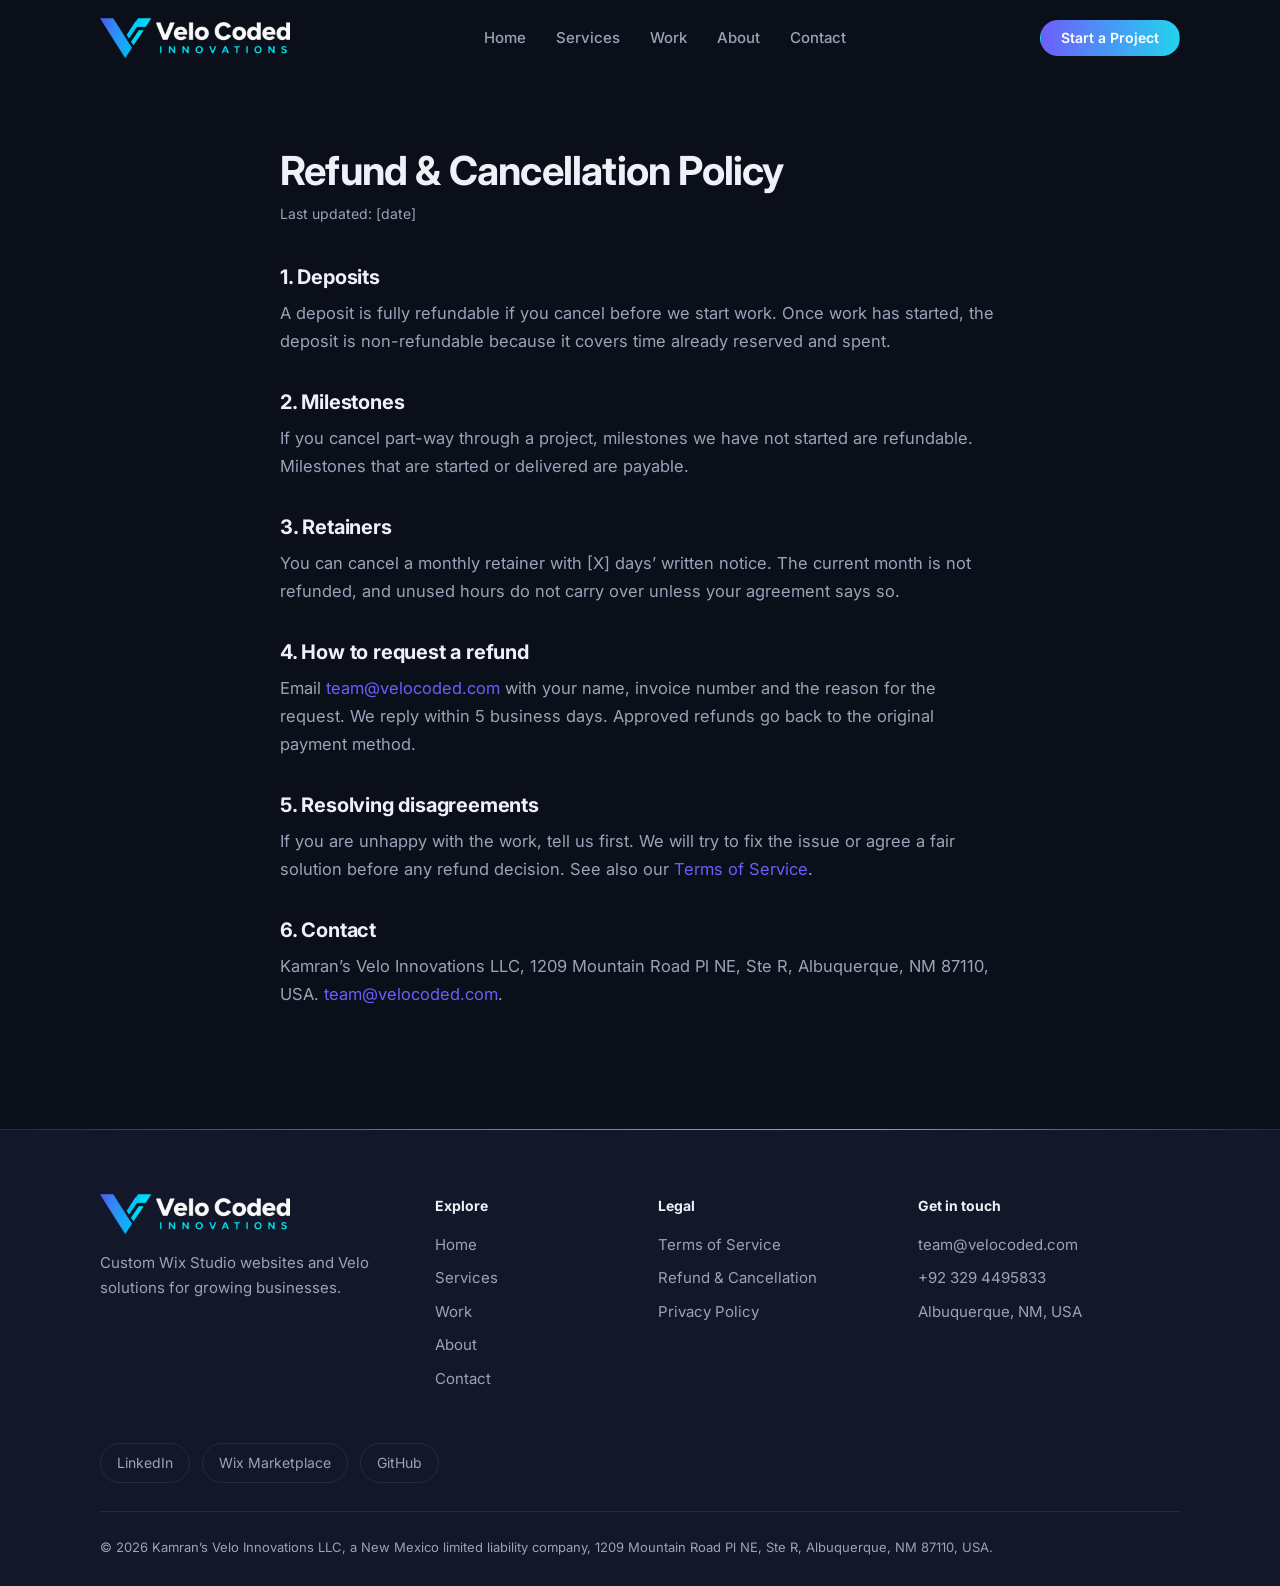
<file: refund.html>
<!DOCTYPE html>
<html lang="en">
<head>
<meta charset="utf-8">
<meta name="viewport" content="width=device-width, initial-scale=1">
<title>Refund &amp; Cancellation Policy | Kamran’s Velo Innovations</title>
<meta name="description" content="Refund and cancellation policy for Kamran’s Velo Innovations projects, milestones and retainers.">
<meta name="theme-color" content="#0B0F1A">
<link rel="icon" href="assets/favicon.png" type="image/png">
<link rel="preconnect" href="https://fonts.googleapis.com">
<link rel="preconnect" href="https://fonts.gstatic.com" crossorigin>
<link href="https://fonts.googleapis.com/css2?family=Inter:wght@400;500;600;700&display=swap" rel="stylesheet">
<link rel="stylesheet" href="css/style.css">
</head>
<body>
<a class="skip" href="#main">Skip to content</a>
<velo-header></velo-header>

<main id="main" class="legal">
  <div class="container narrow">
    <h1>Refund &amp; Cancellation Policy</h1>
    <p class="updated">Last updated: [date]</p>

    <h2>1. Deposits</h2>
    <p>A deposit is fully refundable if you cancel before we start work. Once work has started, the deposit is non-refundable because it covers time already reserved and spent.</p>

    <h2>2. Milestones</h2>
    <p>If you cancel part-way through a project, milestones we have not started are refundable. Milestones that are started or delivered are payable.</p>

    <h2>3. Retainers</h2>
    <p>You can cancel a monthly retainer with [X] days’ written notice. The current month is not refunded, and unused hours do not carry over unless your agreement says so.</p>

    <h2>4. How to request a refund</h2>
    <p>Email <a href="mailto:team@velocoded.com">team@velocoded.com</a> with your name, invoice number and the reason for the request. We reply within 5 business days. Approved refunds go back to the original payment method.</p>

    <h2>5. Resolving disagreements</h2>
    <p>If you are unhappy with the work, tell us first. We will try to fix the issue or agree a fair solution before any refund decision. See also our <a href="terms.html">Terms of Service</a>.</p>

    <h2>6. Contact</h2>
    <p>Kamran’s Velo Innovations LLC, 1209 Mountain Road Pl NE, Ste R, Albuquerque, NM 87110, USA. <a href="mailto:team@velocoded.com">team@velocoded.com</a>.</p>
  </div>
</main>

<velo-footer></velo-footer>
<script src="js/data.js"></script>
<script src="js/main.js"></script>
</body>
</html>
</file>
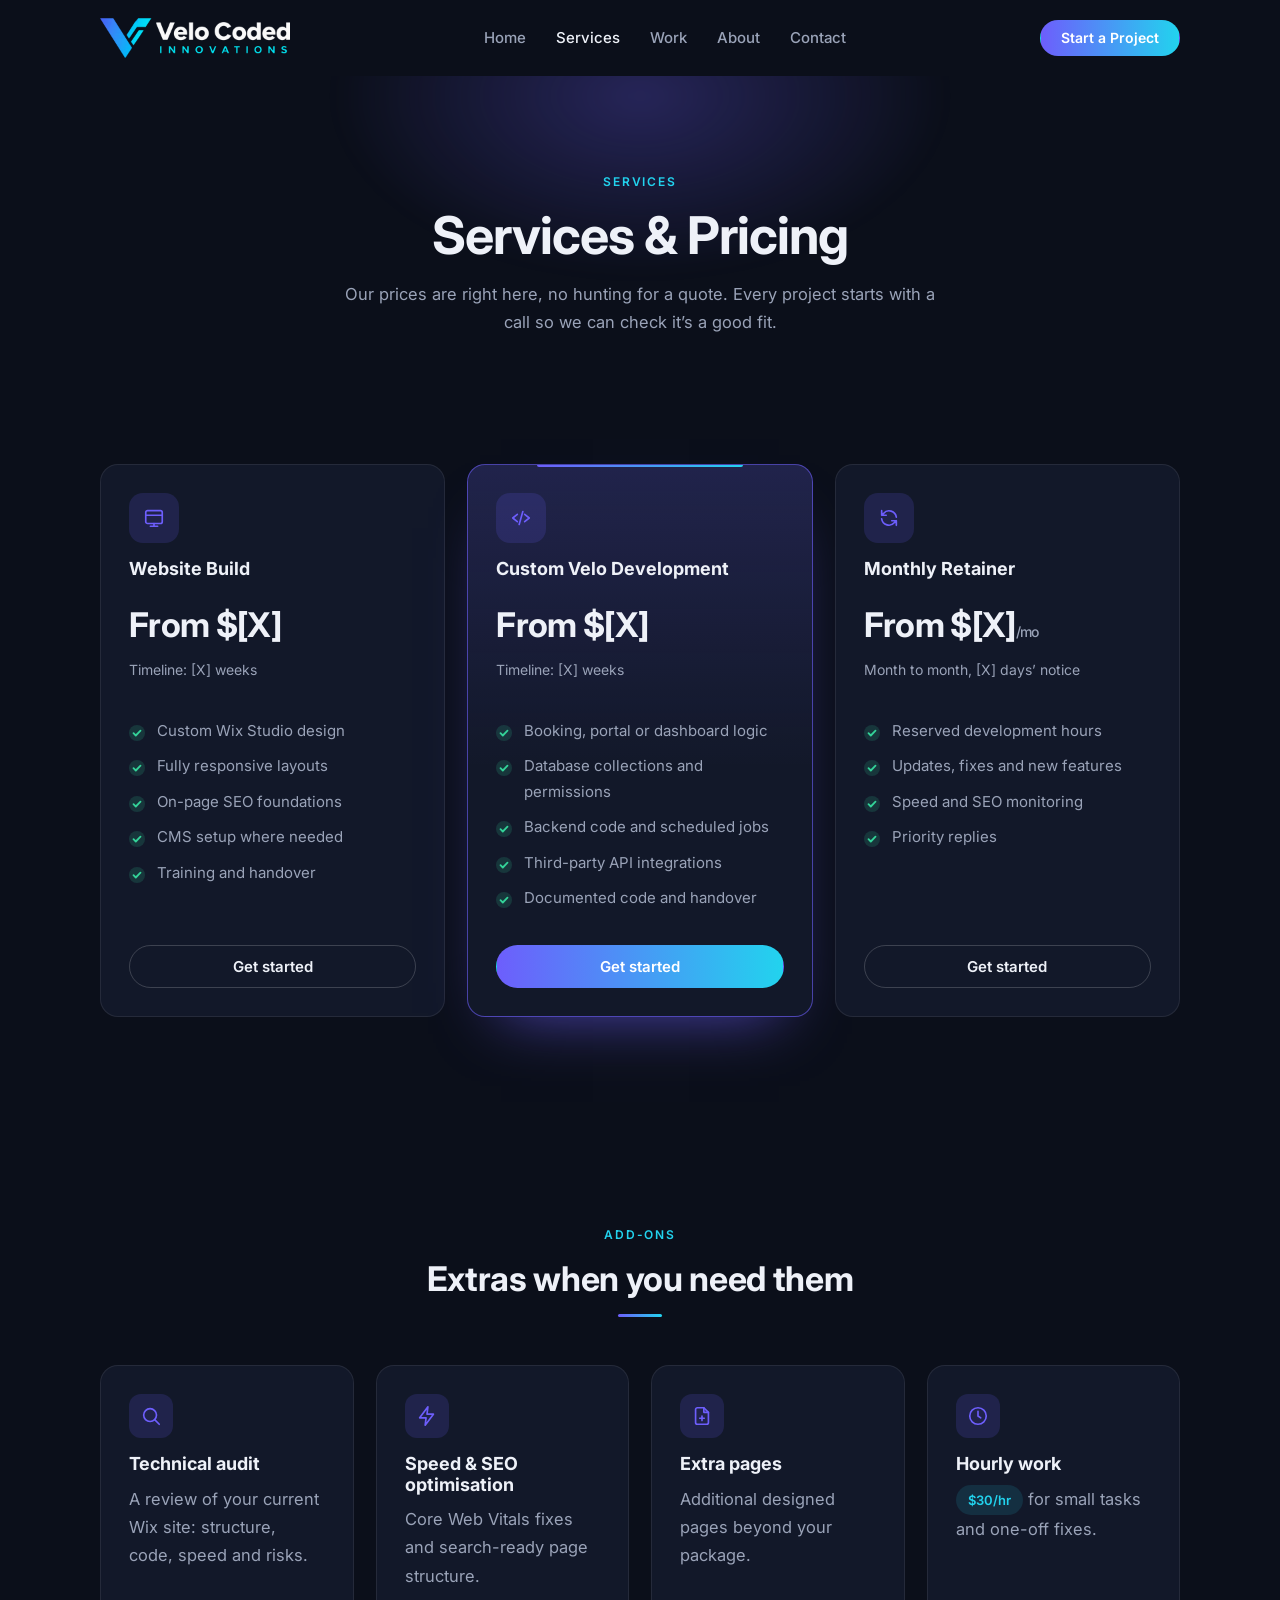
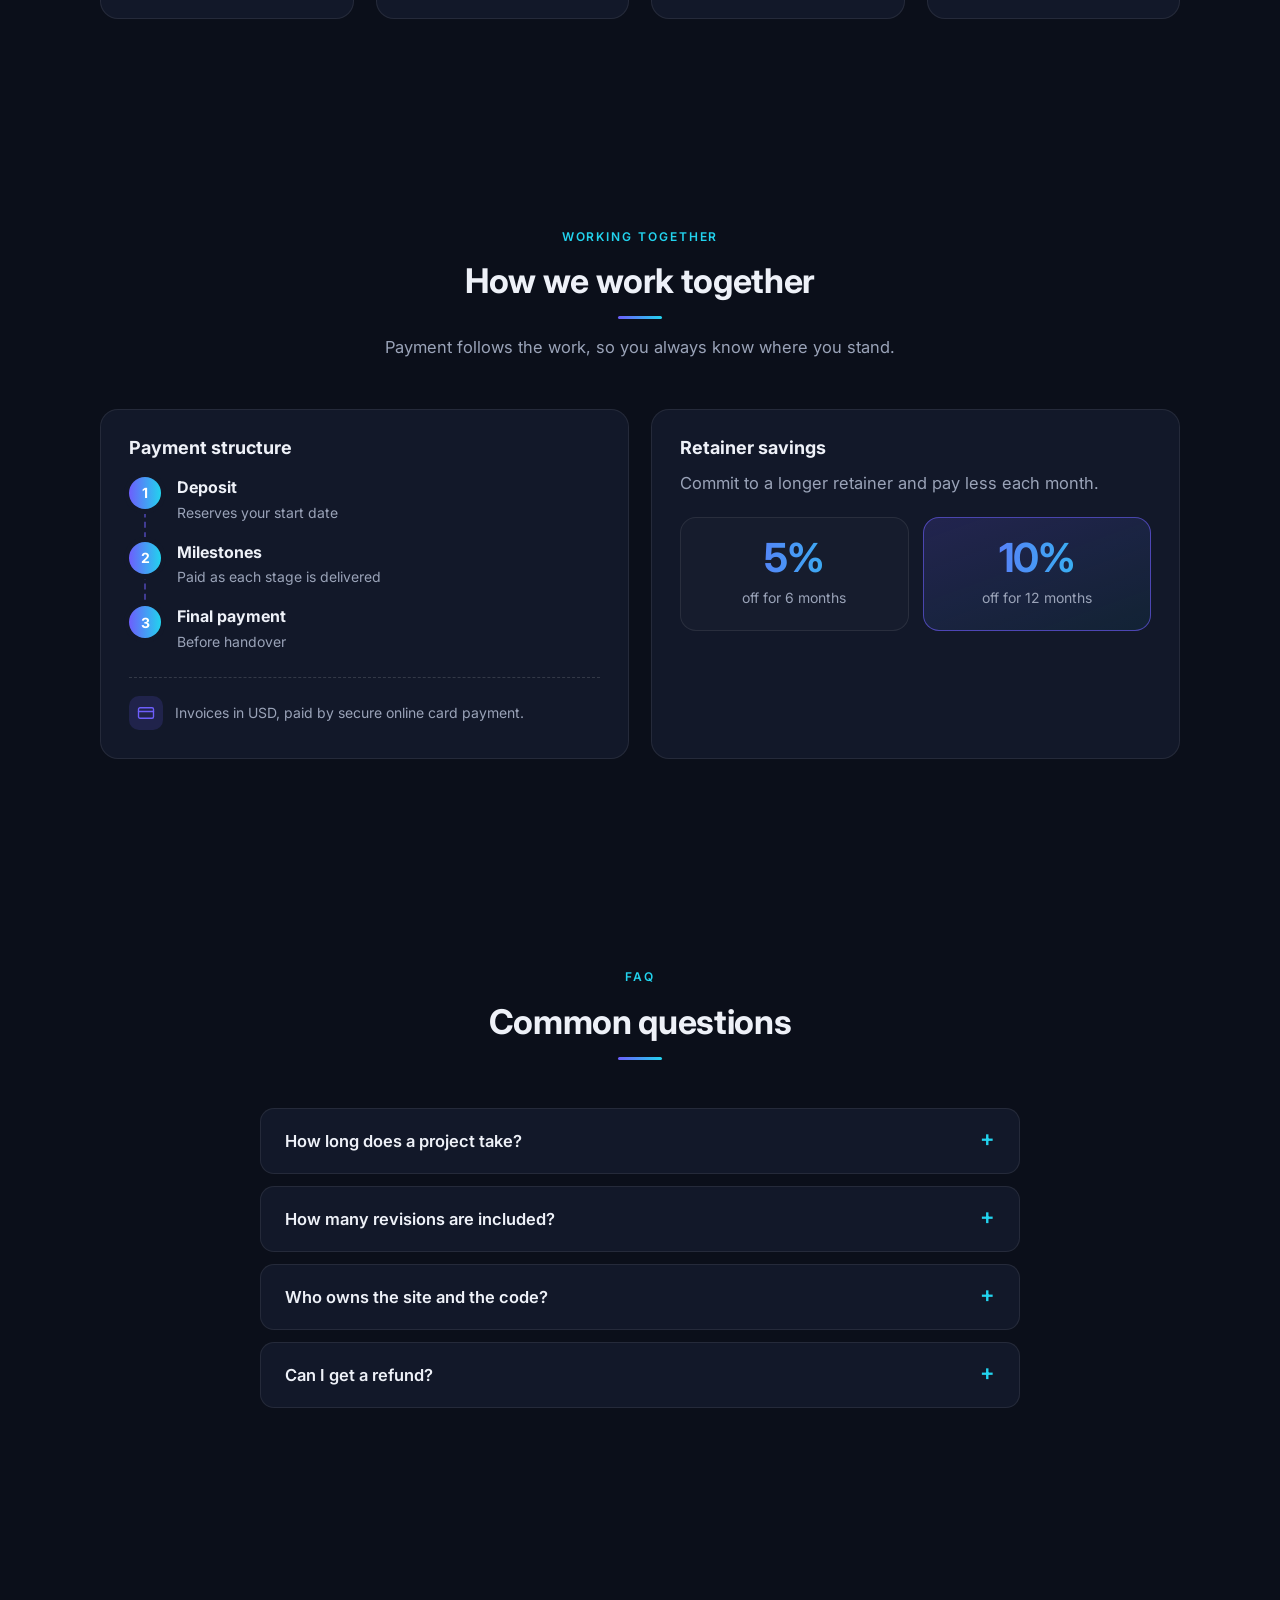
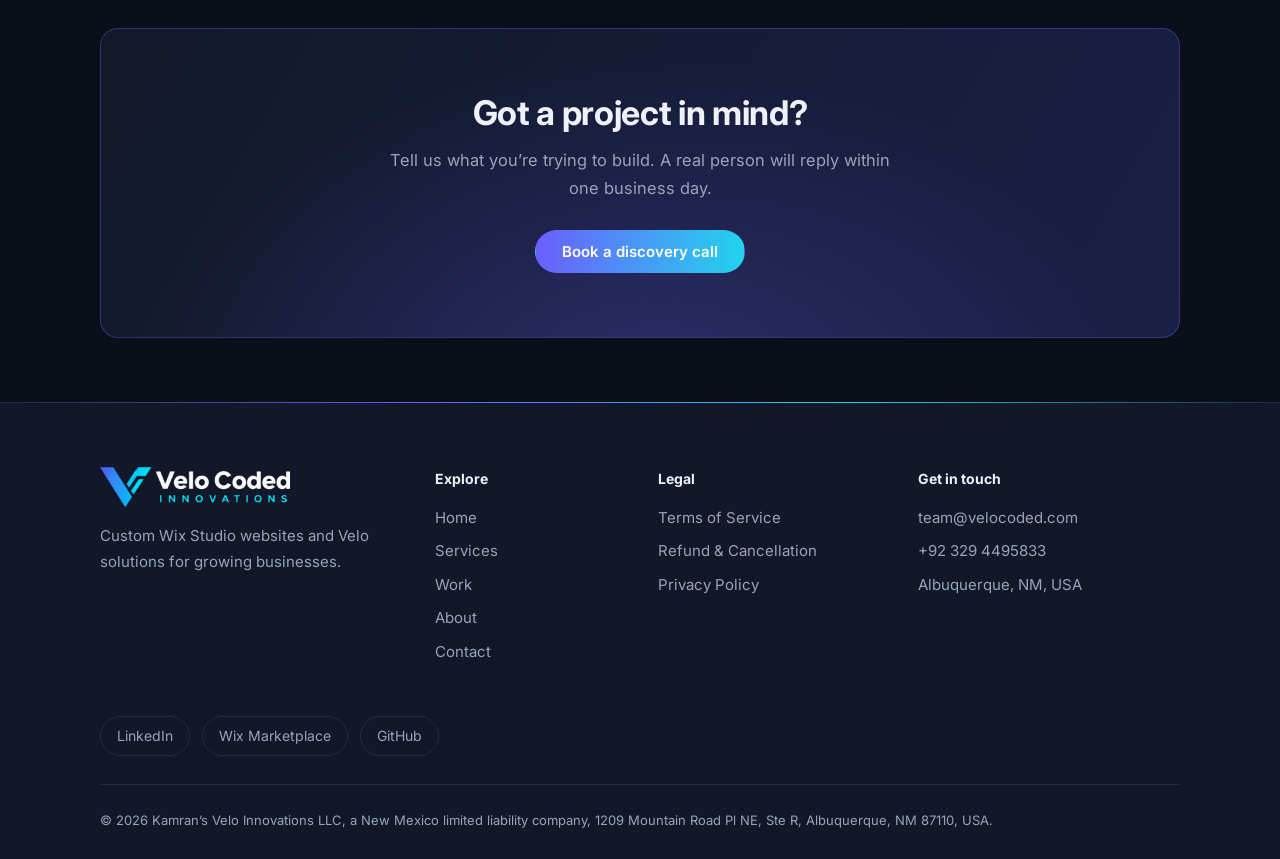
<file: services.html>
<!DOCTYPE html>
<html lang="en">
<head>
<meta charset="utf-8">
<meta name="viewport" content="width=device-width, initial-scale=1">
<title>Services &amp; Pricing | Kamran’s Velo Innovations</title>
<meta name="description" content="Transparent pricing for Wix Studio website builds, custom Velo development and monthly retainers.">
<meta name="theme-color" content="#0B0F1A">
<link rel="icon" href="assets/favicon.png" type="image/png">
<link rel="preconnect" href="https://fonts.googleapis.com">
<link rel="preconnect" href="https://fonts.gstatic.com" crossorigin>
<link href="https://fonts.googleapis.com/css2?family=Inter:wght@400;500;600;700&display=swap" rel="stylesheet">
<link rel="stylesheet" href="css/style.css">
</head>
<body>
<a class="skip" href="#main">Skip to content</a>
<velo-header active="services"></velo-header>

<main id="main">
  <section class="page-hero">
    <div class="container">
      <span class="eyebrow">Services</span>
      <h1>Services &amp; Pricing</h1>
      <p>Our prices are right here, no hunting for a quote. Every project starts with a call so we can check it’s a good fit.</p>
    </div>
  </section>

  <section>
    <div class="container">
      <div class="grid g3">
        <article class="card price-card reveal">
          <span data-icon="web"></span>
          <h3>Website Build</h3>
          <div class="price">From $[X]</div>
          <p class="meta">Timeline: [X] weeks</p>
          <ul class="checks">
            <li>Custom Wix Studio design</li>
            <li>Fully responsive layouts</li>
            <li>On-page SEO foundations</li>
            <li>CMS setup where needed</li>
            <li>Training and handover</li>
          </ul>
          <a class="btn btn-secondary" href="contact.html?service=website">Get started</a>
        </article>
        <article class="card price-card featured reveal">
          <span data-icon="code"></span>
          <h3>Custom Velo Development</h3>
          <div class="price">From $[X]</div>
          <p class="meta">Timeline: [X] weeks</p>
          <ul class="checks">
            <li>Booking, portal or dashboard logic</li>
            <li>Database collections and permissions</li>
            <li>Backend code and scheduled jobs</li>
            <li>Third-party API integrations</li>
            <li>Documented code and handover</li>
          </ul>
          <a class="btn btn-primary" href="contact.html?service=velo">Get started</a>
        </article>
        <article class="card price-card reveal">
          <span data-icon="refresh"></span>
          <h3>Monthly Retainer</h3>
          <div class="price">From $[X]<small>/mo</small></div>
          <p class="meta">Month to month, [X] days’ notice</p>
          <ul class="checks">
            <li>Reserved development hours</li>
            <li>Updates, fixes and new features</li>
            <li>Speed and SEO monitoring</li>
            <li>Priority replies</li>
          </ul>
          <a class="btn btn-secondary" href="contact.html?service=retainer">Get started</a>
        </article>
      </div>
    </div>
  </section>

  <section>
    <div class="container">
      <div class="section-head">
        <span class="eyebrow">Add-ons</span>
        <h2>Extras when you need them</h2>
      </div>
      <div class="grid g4">
        <div class="card reveal"><span data-icon="search"></span><h3>Technical audit</h3><p>A review of your current Wix site: structure, code, speed and risks.</p></div>
        <div class="card reveal"><span data-icon="zap"></span><h3>Speed &amp; SEO optimisation</h3><p>Core Web Vitals fixes and search-ready page structure.</p></div>
        <div class="card reveal"><span data-icon="pages"></span><h3>Extra pages</h3><p>Additional designed pages beyond your package.</p></div>
        <div class="card reveal"><span data-icon="clock"></span><h3>Hourly work</h3><p><span class="pill">$30/hr</span> for small tasks and one-off fixes.</p></div>
      </div>
    </div>
  </section>

  <section>
    <div class="container">
      <div class="section-head">
        <span class="eyebrow">Working together</span>
        <h2>How we work together</h2>
        <p>Payment follows the work, so you always know where you stand.</p>
      </div>
      <div class="split">
        <div class="card reveal">
          <h3>Payment structure</h3>
          <ol class="pay-flow">
            <li><b>1</b><div><strong>Deposit</strong><span>Reserves your start date</span></div></li>
            <li><b>2</b><div><strong>Milestones</strong><span>Paid as each stage is delivered</span></div></li>
            <li><b>3</b><div><strong>Final payment</strong><span>Before handover</span></div></li>
          </ol>
          <p class="pay-note"><span data-icon="card"></span>Invoices in USD, paid by secure online card payment.</p>
        </div>
        <div class="card reveal">
          <h3>Retainer savings</h3>
          <p>Commit to a longer retainer and pay less each month.</p>
          <div class="save-row">
            <div class="save"><strong>5%</strong><span>off for 6 months</span></div>
            <div class="save best"><strong>10%</strong><span>off for 12 months</span></div>
          </div>
        </div>
      </div>
    </div>
  </section>

  <section>
    <div class="container">
      <div class="section-head">
        <span class="eyebrow">FAQ</span>
        <h2>Common questions</h2>
      </div>
      <div class="faq">
        <details><summary>How long does a project take?</summary><p>Timelines are listed on each package and confirmed in your written quote after the discovery call. They depend on scope and how quickly feedback arrives.</p></details>
        <details><summary>How many revisions are included?</summary><p>Each milestone includes a review round. The number of rounds is stated in your quote. Additional work is billed at the hourly rate or agreed in advance.</p></details>
        <details><summary>Who owns the site and the code?</summary><p>You do. Ownership transfers on final payment, and we hand over access to everything we built. See our <a href="terms.html">Terms of Service</a>.</p></details>
        <details><summary>Can I get a refund?</summary><p>Yes, in defined cases. Deposits are refundable before work starts, and unstarted milestones are refundable. Full details are in the <a href="refund.html">Refund &amp; Cancellation Policy</a>.</p></details>
      </div>
    </div>
  </section>

  <velo-cta></velo-cta>
</main>

<velo-footer></velo-footer>
<script src="js/data.js"></script>
<script src="js/main.js"></script>
</body>
</html>
</file>
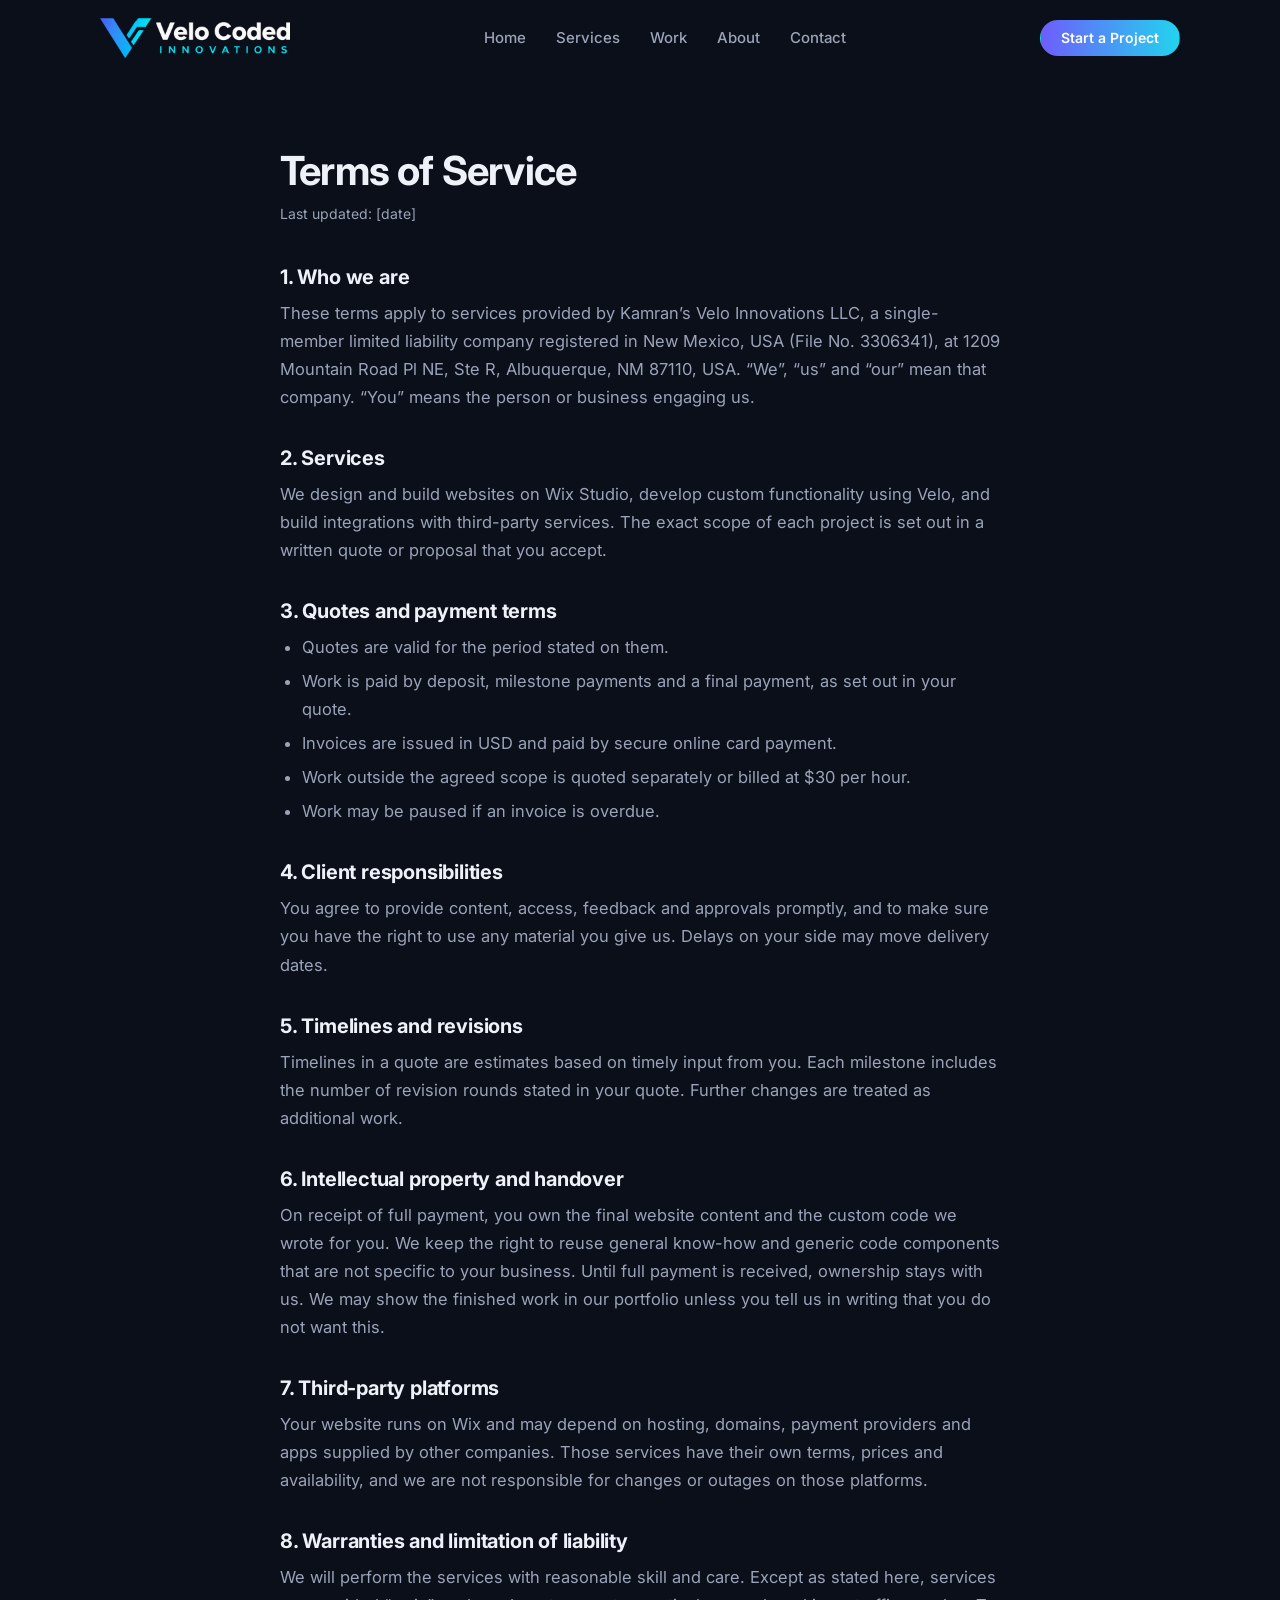
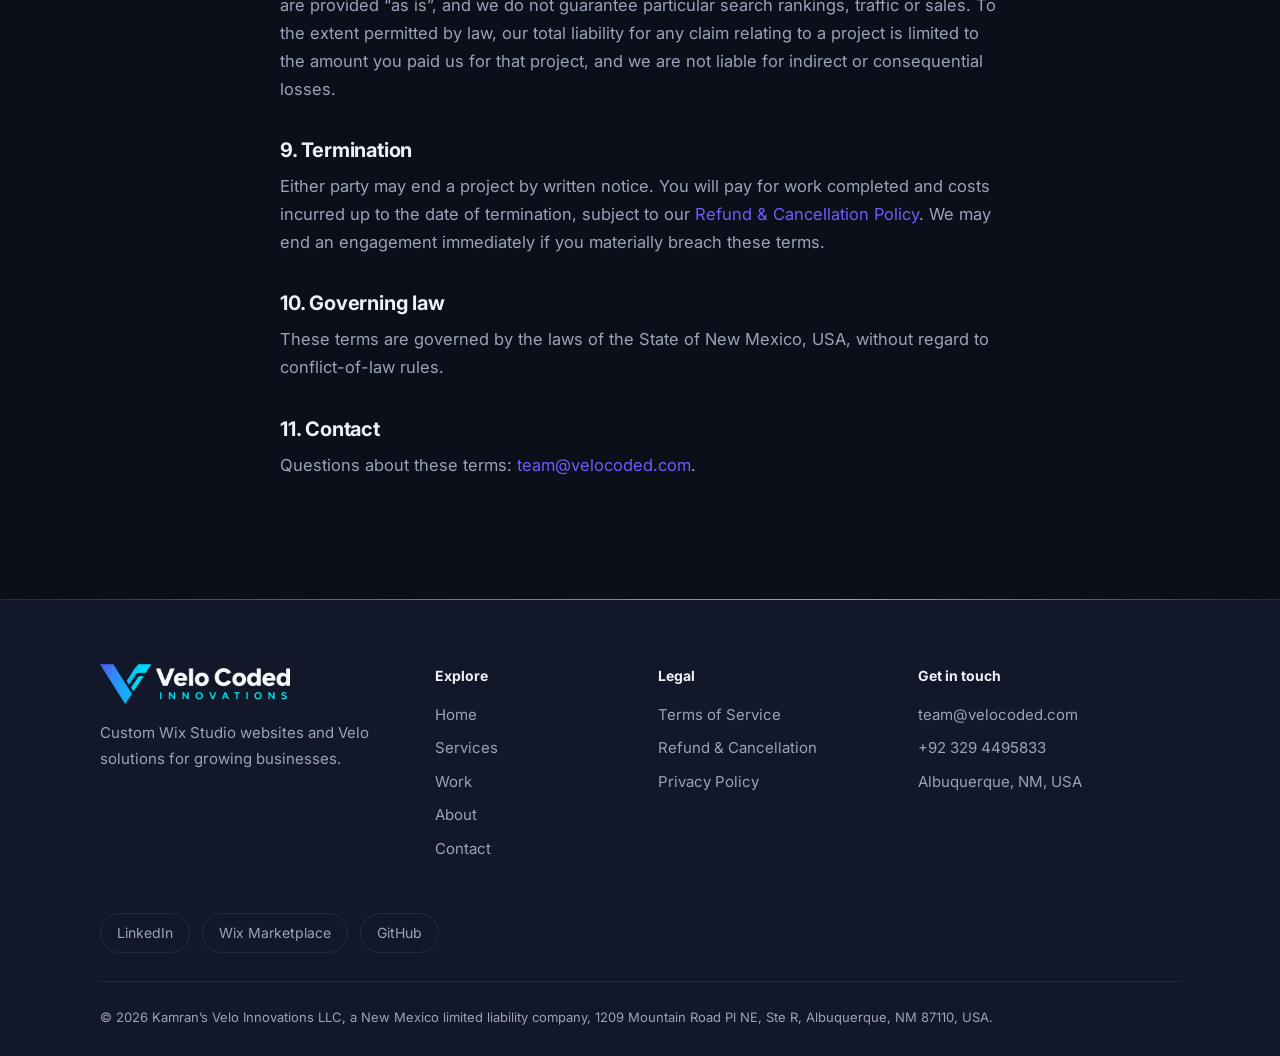
<file: terms.html>
<!DOCTYPE html>
<html lang="en">
<head>
<meta charset="utf-8">
<meta name="viewport" content="width=device-width, initial-scale=1">
<title>Terms of Service | Kamran’s Velo Innovations</title>
<meta name="description" content="Terms of Service for Kamran’s Velo Innovations LLC.">
<meta name="theme-color" content="#0B0F1A">
<link rel="icon" href="assets/favicon.png" type="image/png">
<link rel="preconnect" href="https://fonts.googleapis.com">
<link rel="preconnect" href="https://fonts.gstatic.com" crossorigin>
<link href="https://fonts.googleapis.com/css2?family=Inter:wght@400;500;600;700&display=swap" rel="stylesheet">
<link rel="stylesheet" href="css/style.css">
</head>
<body>
<a class="skip" href="#main">Skip to content</a>
<velo-header></velo-header>

<main id="main" class="legal">
  <div class="container narrow">
    <h1>Terms of Service</h1>
    <p class="updated">Last updated: [date]</p>

    <h2>1. Who we are</h2>
    <p>These terms apply to services provided by Kamran’s Velo Innovations LLC, a single-member limited liability company registered in New Mexico, USA (File No. 3306341), at 1209 Mountain Road Pl NE, Ste R, Albuquerque, NM 87110, USA. “We”, “us” and “our” mean that company. “You” means the person or business engaging us.</p>

    <h2>2. Services</h2>
    <p>We design and build websites on Wix Studio, develop custom functionality using Velo, and build integrations with third-party services. The exact scope of each project is set out in a written quote or proposal that you accept.</p>

    <h2>3. Quotes and payment terms</h2>
    <ul>
      <li>Quotes are valid for the period stated on them.</li>
      <li>Work is paid by deposit, milestone payments and a final payment, as set out in your quote.</li>
      <li>Invoices are issued in USD and paid by secure online card payment.</li>
      <li>Work outside the agreed scope is quoted separately or billed at $30 per hour.</li>
      <li>Work may be paused if an invoice is overdue.</li>
    </ul>

    <h2>4. Client responsibilities</h2>
    <p>You agree to provide content, access, feedback and approvals promptly, and to make sure you have the right to use any material you give us. Delays on your side may move delivery dates.</p>

    <h2>5. Timelines and revisions</h2>
    <p>Timelines in a quote are estimates based on timely input from you. Each milestone includes the number of revision rounds stated in your quote. Further changes are treated as additional work.</p>

    <h2>6. Intellectual property and handover</h2>
    <p>On receipt of full payment, you own the final website content and the custom code we wrote for you. We keep the right to reuse general know-how and generic code components that are not specific to your business. Until full payment is received, ownership stays with us. We may show the finished work in our portfolio unless you tell us in writing that you do not want this.</p>

    <h2>7. Third-party platforms</h2>
    <p>Your website runs on Wix and may depend on hosting, domains, payment providers and apps supplied by other companies. Those services have their own terms, prices and availability, and we are not responsible for changes or outages on those platforms.</p>

    <h2>8. Warranties and limitation of liability</h2>
    <p>We will perform the services with reasonable skill and care. Except as stated here, services are provided “as is”, and we do not guarantee particular search rankings, traffic or sales. To the extent permitted by law, our total liability for any claim relating to a project is limited to the amount you paid us for that project, and we are not liable for indirect or consequential losses.</p>

    <h2>9. Termination</h2>
    <p>Either party may end a project by written notice. You will pay for work completed and costs incurred up to the date of termination, subject to our <a href="refund.html">Refund &amp; Cancellation Policy</a>. We may end an engagement immediately if you materially breach these terms.</p>

    <h2>10. Governing law</h2>
    <p>These terms are governed by the laws of the State of New Mexico, USA, without regard to conflict-of-law rules.</p>

    <h2>11. Contact</h2>
    <p>Questions about these terms: <a href="mailto:team@velocoded.com">team@velocoded.com</a>.</p>
  </div>
</main>

<velo-footer></velo-footer>
<script src="js/data.js"></script>
<script src="js/main.js"></script>
</body>
</html>
</file>
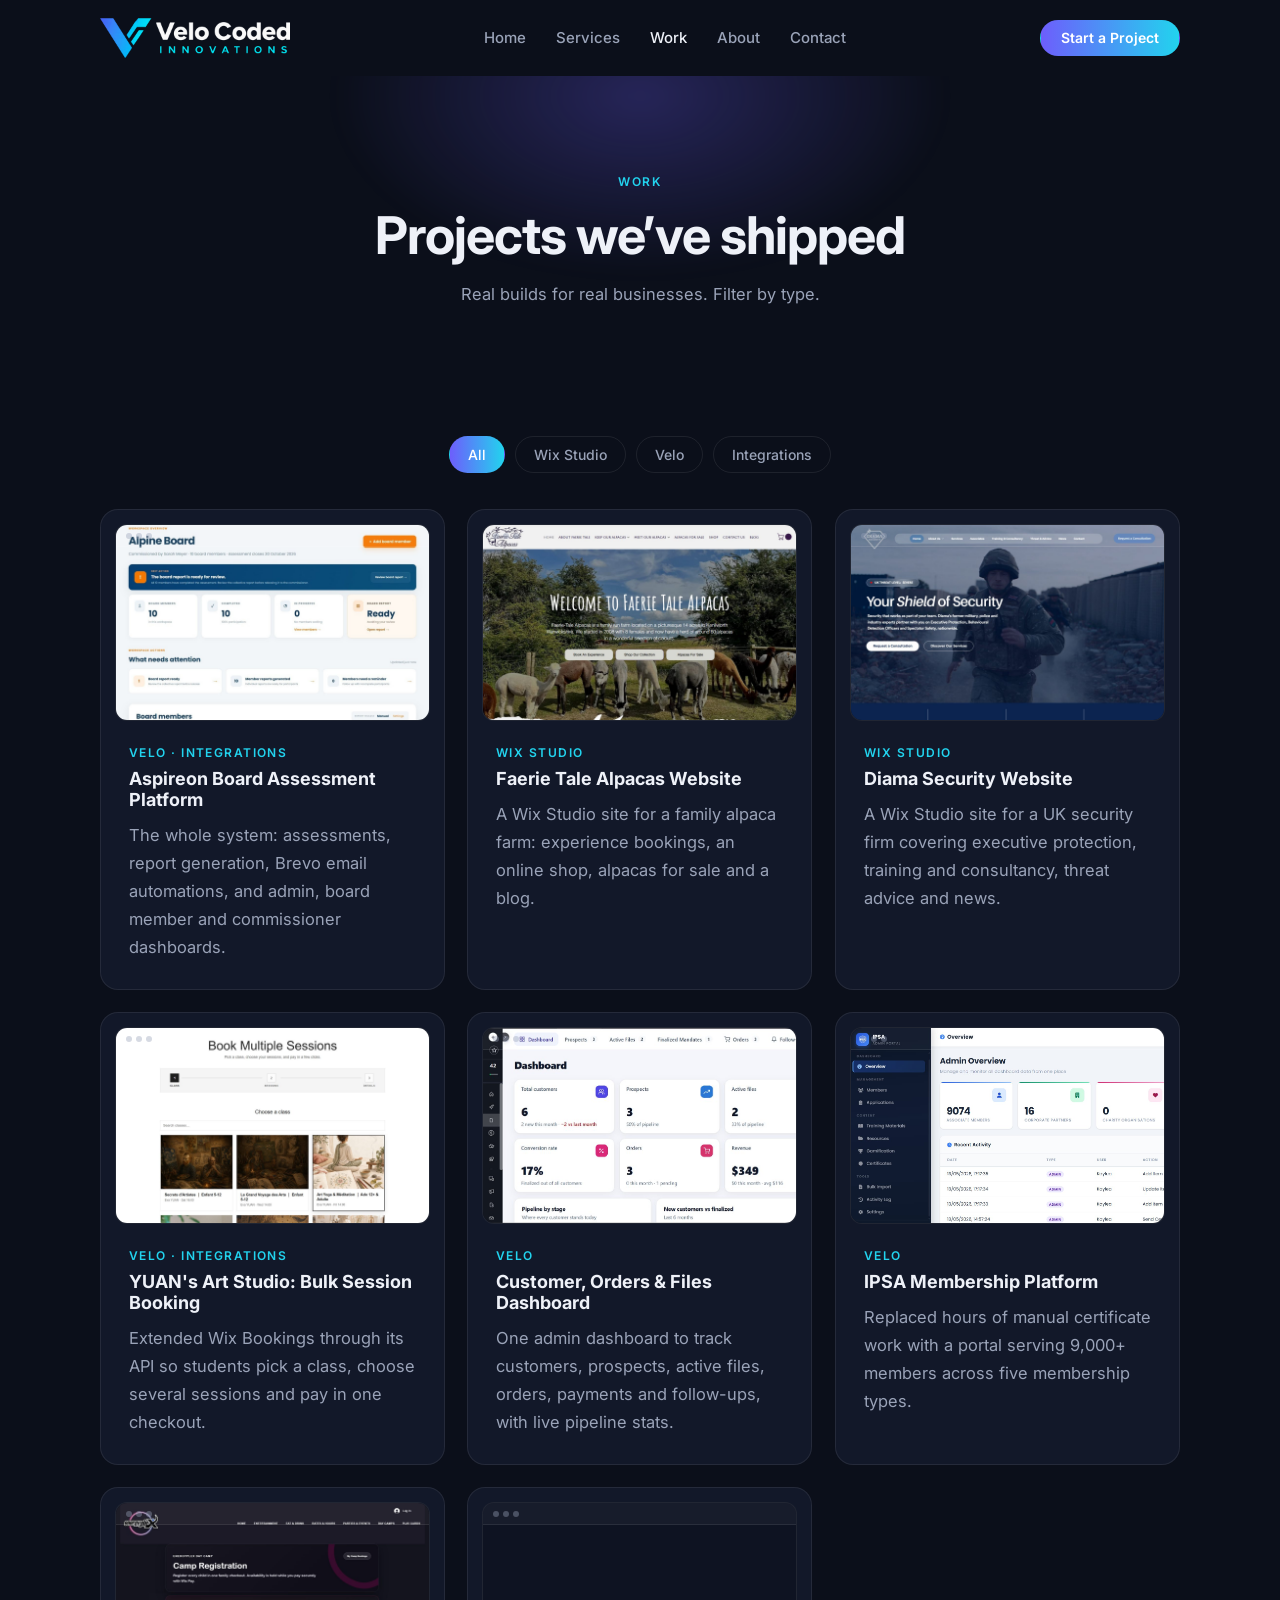
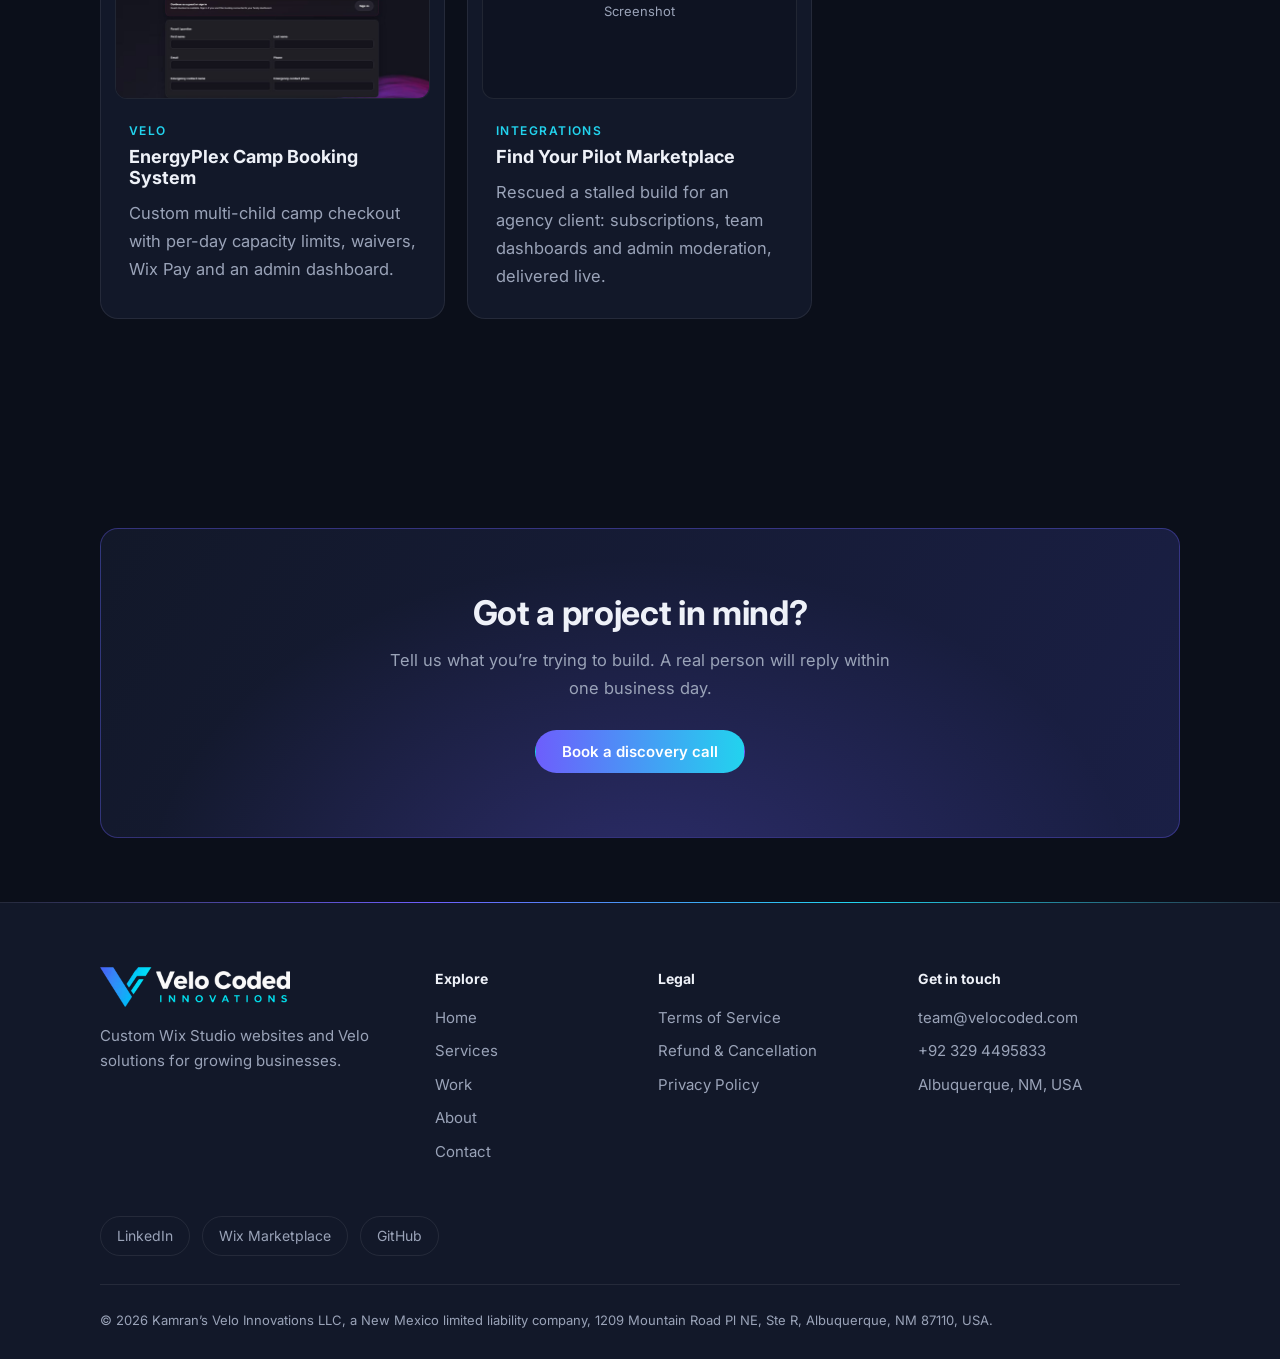
<file: work.html>
<!DOCTYPE html>
<html lang="en">
<head>
<meta charset="utf-8">
<meta name="viewport" content="width=device-width, initial-scale=1">
<title>Our Work | Kamran’s Velo Innovations</title>
<meta name="description" content="Selected Wix Studio, Velo and integration projects delivered by Kamran’s Velo Innovations.">
<meta name="theme-color" content="#0B0F1A">
<link rel="icon" href="assets/favicon.png" type="image/png">
<link rel="preconnect" href="https://fonts.googleapis.com">
<link rel="preconnect" href="https://fonts.gstatic.com" crossorigin>
<link href="https://fonts.googleapis.com/css2?family=Inter:wght@400;500;600;700&display=swap" rel="stylesheet">
<link rel="stylesheet" href="css/style.css">
</head>
<body>
<a class="skip" href="#main">Skip to content</a>
<velo-header active="work"></velo-header>

<main id="main">
  <section class="page-hero">
    <div class="container">
      <span class="eyebrow">Work</span>
      <h1>Projects we’ve shipped</h1>
      <p>Real builds for real businesses. Filter by type.</p>
    </div>
  </section>

  <section>
    <div class="container">
      <div class="filters" role="group" aria-label="Filter projects">
        <button class="chip" type="button" data-filter="all" aria-pressed="true">All</button>
        <button class="chip" type="button" data-filter="Wix Studio" aria-pressed="false">Wix Studio</button>
        <button class="chip" type="button" data-filter="Velo" aria-pressed="false">Velo</button>
        <button class="chip" type="button" data-filter="Integrations" aria-pressed="false">Integrations</button>
      </div>
      <div class="grid g3" data-render="projects"></div>
    </div>
  </section>

  <velo-cta></velo-cta>
</main>

<velo-footer></velo-footer>
<script src="js/data.js"></script>
<script src="js/main.js"></script>
</body>
</html>
</file>
<file: css/style.css>
:root{
  --bg:#0B0F1A;--surface:#121829;--field:#0E1322;--line:rgba(255,255,255,.08);
  --text:#EEF1F8;--muted:#9AA3B8;--accent:#6D5EFC;--accent-2:#22D3EE;
  --success:#34D399;--error:#F87171;
  --grad:linear-gradient(90deg,#6D5EFC,#22D3EE);
  --radius:18px;--header-h:76px;
  --font:'Inter','Plus Jakarta Sans',system-ui,-apple-system,'Segoe UI',Roboto,sans-serif;
}
*,*::before,*::after{box-sizing:border-box}
html{scroll-behavior:smooth;scroll-padding-top:90px}
body{margin:0;background:var(--bg);color:var(--muted);font:400 16.5px/1.7 var(--font);-webkit-font-smoothing:antialiased}
img,svg{max-width:100%;display:block}
a{color:var(--accent);text-decoration:none}
a:hover{color:var(--accent-2)}
h1,h2,h3{color:var(--text);font-weight:700;margin:0;line-height:1.15}
h1{font-size:clamp(32px,5.2vw,52px);letter-spacing:-.02em}
h2{font-size:clamp(24px,3.4vw,34px);letter-spacing:-.01em}
h3{font-size:18px}
p{margin:0 0 1em}
ul{margin:0;padding:0;list-style:none}
:focus-visible{outline:2px solid var(--accent-2);outline-offset:3px;border-radius:6px}
.skip{position:absolute;left:-999px;top:8px;background:var(--accent);color:#fff;padding:8px 14px;border-radius:8px;z-index:100}
.skip:focus{left:8px}

.container{max-width:1120px;margin:0 auto;padding:0 20px}
.narrow{max-width:760px}
section{padding:64px 0}
.eyebrow{display:block;font-size:12px;font-weight:600;letter-spacing:.16em;text-transform:uppercase;color:var(--accent-2);margin-bottom:14px}
.hl{background:var(--grad);-webkit-background-clip:text;background-clip:text;color:transparent}
.section-head{text-align:center;max-width:680px;margin:0 auto 48px}
.section-head p{margin:14px 0 0}
.center{text-align:center}
.mt{margin-top:40px}

/* buttons */
.btn{display:inline-flex;align-items:center;justify-content:center;gap:8px;padding:13px 26px;border-radius:999px;font:600 15px/1 var(--font);cursor:pointer;border:1px solid transparent;transition:transform .2s,box-shadow .2s,border-color .2s,background .2s;text-align:center}
.btn-primary{background:var(--grad);color:#fff}
.btn-primary:hover{color:#fff;transform:translateY(-2px);box-shadow:0 10px 30px -8px rgba(109,94,252,.6)}
.btn-secondary{background:transparent;color:var(--text);border-color:rgba(255,255,255,.18)}
.btn-secondary:hover{color:var(--text);border-color:var(--accent-2)}
.btn-sm{padding:10px 20px;font-size:14px}
.btn-row{display:flex;gap:14px;flex-wrap:wrap}
.btn-row.center{justify-content:center}

/* header */
velo-header{display:block;position:sticky;top:0;z-index:50}
.site-header{height:var(--header-h);display:flex;align-items:center;border-bottom:1px solid transparent;transition:height .25s,background .25s,border-color .25s;background:transparent}
velo-header.scrolled .site-header{height:60px;background:var(--surface);border-color:var(--line)}
.site-header .container{display:flex;align-items:center;justify-content:space-between;width:100%;gap:20px}
.logo{display:flex;align-items:center;gap:10px;color:var(--text);font-weight:700;font-size:18px}
.logo:hover{color:var(--text)}
.logo-img{height:40px;width:auto;display:block}
.nav{display:flex;align-items:center;gap:30px}
.nav a{color:var(--muted);font-size:15px;font-weight:500}
.nav a:hover,.nav a[aria-current=page]{color:var(--text)}
.header-cta{display:flex;align-items:center;gap:12px}
.menu-btn{display:none;width:44px;height:44px;border:1px solid var(--line);border-radius:12px;background:transparent;color:var(--text);cursor:pointer;place-items:center}
@media(max-width:860px){
  .menu-btn{display:grid}
  .nav{position:absolute;top:100%;left:0;right:0;background:var(--surface);flex-direction:column;align-items:flex-start;gap:0;padding:8px 20px 20px;border-bottom:1px solid var(--line);display:none}
  .nav.open{display:flex}
  .nav a{padding:12px 0;width:100%;border-bottom:1px solid var(--line)}
  .header-cta .btn{padding:10px 16px;font-size:13px}
}

/* hero */
.hero{padding:96px 0 72px;text-align:center;position:relative;overflow:hidden}
.hero::before{content:"";position:absolute;inset:-20% 0 auto;height:520px;background:radial-gradient(ellipse at 50% 0,rgba(109,94,252,.22),transparent 65%);pointer-events:none}
.hero .container{position:relative}
.hero h1{max-width:820px;margin:0 auto 22px}
.hero p.lead{max-width:600px;margin:0 auto 34px;font-size:18px}
.page-hero{padding:72px 0 24px;text-align:center}
.page-hero p{max-width:620px;margin:14px auto 0}

/* grids & cards */
.grid{display:grid;gap:22px}
.g3{grid-template-columns:repeat(3,1fr)}
.g4{grid-template-columns:repeat(4,1fr)}
.g2{grid-template-columns:repeat(2,1fr)}
@media(max-width:1000px){.g4{grid-template-columns:repeat(2,1fr)}.g3{grid-template-columns:repeat(2,1fr)}}
@media(max-width:640px){.g4,.g3,.g2{grid-template-columns:1fr}}
.card{background:var(--surface);border:1px solid var(--line);border-radius:var(--radius);padding:28px;transition:border-color .25s,transform .25s}
.card:hover{border-color:rgba(109,94,252,.55)}
.card h3{margin-bottom:10px}
.card p:last-child{margin-bottom:0}
.icon{width:44px;height:44px;border-radius:12px;background:rgba(109,94,252,.16);display:grid;place-items:center;color:var(--accent);margin-bottom:18px}
.icon svg{width:22px;height:22px;fill:none;stroke:currentColor;stroke-width:1.8;stroke-linecap:round;stroke-linejoin:round}
.num{font-size:13px;font-weight:600;color:var(--accent-2);letter-spacing:.1em;margin-bottom:10px;display:block}

/* stats */
.stats{padding:24px 0}
.stats .grid{background:var(--surface);border:1px solid var(--line);border-radius:var(--radius);padding:34px 20px;gap:10px}
.stat{text-align:center}
.stat strong{display:block;color:var(--text);font-size:clamp(28px,4vw,38px);font-weight:700;letter-spacing:-.02em}
.stat span{font-size:14px}

/* checklist */
.checks li{position:relative;padding-left:28px;margin-bottom:10px;font-size:15px}
.checks li::before{content:"";position:absolute;left:0;top:7px;width:16px;height:16px;border-radius:50%;background:rgba(52,211,153,.16) url("data:image/svg+xml,%3Csvg xmlns='http://www.w3.org/2000/svg' viewBox='0 0 16 16'%3E%3Cpath d='M4.5 8.2l2.3 2.3 4.7-4.8' fill='none' stroke='%2334D399' stroke-width='1.8' stroke-linecap='round' stroke-linejoin='round'/%3E%3C/svg%3E") center/contain no-repeat}

/* pricing */
.price-card{display:flex;flex-direction:column}
.price-card.featured{border-color:rgba(109,94,252,.6)}
.price{color:var(--text);font-size:30px;font-weight:700;margin:6px 0 4px}
.price small{font-size:14px;font-weight:500;color:var(--muted)}
.meta{font-size:14px;margin-bottom:18px}
.price-card .checks{flex:1;margin:18px 0 24px}

/* work */
.filters{display:flex;gap:10px;justify-content:center;flex-wrap:wrap;margin-bottom:36px}
.chip{padding:9px 18px;border-radius:999px;border:1px solid var(--line);background:transparent;color:var(--muted);font:500 14px var(--font);cursor:pointer}
.chip:hover{color:var(--text)}
.chip[aria-pressed=true]{background:var(--grad);color:#fff;border-color:transparent}
.project{padding:0;overflow:hidden}
.shot{aspect-ratio:16/10;background:var(--field);position:relative;margin:14px 14px 0;border-radius:12px;border:1px solid var(--line);overflow:hidden}
.shot::before{content:"";position:absolute;top:0;left:0;right:0;height:22px;background:rgba(255,255,255,.04);border-bottom:1px solid var(--line);z-index:1}
.shot::after{content:"";position:absolute;top:8px;left:10px;width:6px;height:6px;border-radius:50%;background:var(--muted);opacity:.4;box-shadow:10px 0 var(--muted),20px 0 var(--muted);z-index:1}
.shot img{width:100%;height:100%;object-fit:cover;object-position:left top}
.shot .ph{position:absolute;inset:22px 0 0;display:grid;place-items:center;font-size:13px}
.project .body{padding:22px 28px 28px}
.tag{font-size:12px;font-weight:600;letter-spacing:.12em;text-transform:uppercase;color:var(--accent-2);display:block;margin-bottom:6px}
.project[hidden]{display:none}

/* reviews */
.review blockquote{margin:0 0 20px;color:var(--text);font-size:16px}
.who{display:flex;gap:12px;align-items:center}
.avatar{width:42px;height:42px;border-radius:50%;background:var(--grad);display:grid;place-items:center;color:#fff;font-weight:700;flex:none}
.who strong{display:block;color:var(--text);font-size:15px;line-height:1.3}
.who span{font-size:13px}

/* CTA band */
.cta-band{padding-bottom:0}
.cta-inner{background:var(--surface);border:1px solid var(--line);border-radius:var(--radius);text-align:center;padding:64px 24px;position:relative;overflow:hidden}
.cta-inner::before{content:"";position:absolute;inset:0;background:radial-gradient(ellipse at 50% 120%,rgba(109,94,252,.25),transparent 65%)}
.cta-inner>*{position:relative}
.cta-inner p{max-width:520px;margin:14px auto 28px}

.split{display:grid;grid-template-columns:1fr 1fr;gap:22px}
@media(max-width:760px){.split{grid-template-columns:1fr}}
.pill{display:inline-block;padding:4px 12px;border-radius:999px;background:rgba(34,211,238,.12);color:var(--accent-2);font-size:13px;font-weight:600}

/* FAQ */
.faq{max-width:760px;margin:0 auto}
.faq details{background:var(--surface);border:1px solid var(--line);border-radius:14px;padding:0 24px;margin-bottom:12px}
.faq summary{cursor:pointer;color:var(--text);font-weight:600;padding:18px 0;list-style:none;display:flex;justify-content:space-between;gap:16px}
.faq summary::-webkit-details-marker{display:none}
.faq summary::after{content:"+";color:var(--accent-2);font-size:22px;line-height:1}
.faq details[open] summary::after{content:"\2212"}
.faq details p{padding-bottom:18px;font-size:15px;margin:0}

/* contact */
.contact-grid{display:grid;grid-template-columns:5fr 6fr;gap:28px;align-items:start}
@media(max-width:900px){.contact-grid{grid-template-columns:1fr}}
.info-list{display:grid;gap:16px}
.info-card{display:flex;gap:16px;padding:22px}
.info-card .icon{margin:0;flex:none}
.info-card h3{font-size:15px;margin-bottom:2px}
.info-card p{margin:0;font-size:15px}
form .row{display:grid;grid-template-columns:1fr 1fr;gap:16px}
@media(max-width:560px){form .row{grid-template-columns:1fr}}
.field{margin-bottom:18px}
label{display:block;color:var(--text);font-size:14px;font-weight:500;margin-bottom:8px}
input,select,textarea{width:100%;background:var(--field);border:1px solid var(--line);border-radius:12px;padding:13px 16px;color:var(--text);font:400 15px var(--font)}
input:focus,select:focus,textarea:focus{outline:none;border-color:var(--accent)}
textarea{min-height:130px;resize:vertical}
.field.invalid input,.field.invalid select,.field.invalid textarea{border-color:var(--error)}
.err{color:var(--error);font-size:13px;margin-top:6px;display:none}
.field.invalid .err{display:block}
.form-ok{display:none;color:var(--success);background:rgba(52,211,153,.1);border:1px solid rgba(52,211,153,.3);border-radius:12px;padding:14px 18px;margin-top:16px;font-size:15px}
.form-ok.show{display:block}

/* team */
.member{text-align:center}
.member .avatar{width:72px;height:72px;font-size:26px;margin:0 auto 16px}
.member .role{color:var(--accent-2);font-size:14px;font-weight:500}
dl.facts{margin:0;display:grid;grid-template-columns:max-content 1fr;gap:10px 28px}
dl.facts dt{color:var(--text);font-weight:500;font-size:15px}
dl.facts dd{margin:0;font-size:15px}
@media(max-width:560px){dl.facts{grid-template-columns:1fr;gap:2px}dl.facts dd{margin-bottom:12px}}

/* legal */
.legal{padding:72px 0 40px}
.legal h1{font-size:clamp(30px,4vw,40px);margin-bottom:8px}
.legal .updated{font-size:14px;margin-bottom:40px}
.legal h2{font-size:20px;margin:36px 0 10px}
.legal ul{list-style:disc;padding-left:22px;margin-bottom:1em}
.legal li{margin-bottom:6px}

/* footer */
.site-footer{border-top:1px solid var(--line);background:var(--surface);padding:64px 0 28px;margin-top:64px;font-size:15px}
.foot-grid{display:grid;grid-template-columns:1.6fr 1fr 1.2fr 1.4fr;gap:36px}
@media(max-width:900px){.foot-grid{grid-template-columns:1fr 1fr}}
@media(max-width:520px){.foot-grid{grid-template-columns:1fr}}
.site-footer h4{color:var(--text);font-size:14px;margin:0 0 14px}
.site-footer li{margin-bottom:8px}
.site-footer a{color:var(--muted)}
.site-footer a:hover{color:var(--text)}
.socials{display:flex;gap:12px;flex-wrap:wrap;margin-top:44px}
.socials a{border:1px solid var(--line);border-radius:999px;padding:7px 16px;font-size:14px}
.legal-line{border-top:1px solid var(--line);margin-top:28px;padding-top:24px;font-size:13px}

/* reveal */
.reveal{opacity:0;transform:translateY(18px);transition:opacity .6s,transform .6s}
.reveal.in{opacity:1;transform:none}
@media(prefers-reduced-motion:reduce){
  html{scroll-behavior:auto}
  .reveal{opacity:1;transform:none;transition:none}
  *{transition-duration:.01ms!important}
}
@media(min-width:861px){section{padding:104px 0}.stats{padding:24px 0}.page-hero{padding:96px 0 24px}}

.sample{display:inline-block;margin-bottom:16px;padding:3px 10px;border-radius:999px;background:rgba(248,113,113,.12);color:var(--error);font-size:12px;font-weight:600}

/* clients */
.clients-band{padding:40px 0 8px}
.small-h{font-size:clamp(20px,2.4vw,24px);margin-bottom:28px}
.clients{display:flex;flex-wrap:wrap;justify-content:center;gap:14px}
.client{display:grid;place-items:center;height:84px;min-width:150px;padding:14px 26px;border-radius:14px;border:1px solid var(--line)}
.client img{max-height:48px;max-width:190px;width:auto;object-fit:contain}
@media(max-width:560px){.client{min-width:140px;height:72px;padding:12px 18px}.client img{max-height:40px;max-width:150px}}

.review{display:flex;flex-direction:column}
.review blockquote{flex:1}
.who-logo{display:grid;place-items:center;width:64px;height:48px;border-radius:10px;border:1px solid var(--line);padding:6px 8px;flex:none}
.who-logo img{max-width:100%;max-height:100%;object-fit:contain}

/* ======================= Lively design layer ======================= */
.progress{position:fixed;top:0;left:0;height:3px;width:100%;background:var(--grad);transform-origin:0 50%;transform:scaleX(0);z-index:200;pointer-events:none}

/* hero */
.hero{text-align:left;padding:72px 0 64px}
.hero::before{display:none}
.hero-grid{display:grid;grid-template-columns:1.05fr 1fr;gap:48px;align-items:center;position:relative}
.hero h1{margin:0 0 22px;max-width:none}
.hero p.lead{margin:0 0 32px;max-width:520px}
.hero .btn-row{justify-content:flex-start}
.hero::after{content:"";position:absolute;inset:0;background-image:radial-gradient(rgba(255,255,255,.07) 1px,transparent 1px);background-size:26px 26px;mask-image:radial-gradient(ellipse 70% 60% at 50% 30%,#000,transparent);-webkit-mask-image:radial-gradient(ellipse 70% 60% at 50% 30%,#000,transparent);pointer-events:none}
.aurora{position:absolute;inset:0;overflow:hidden;pointer-events:none;mask-image:linear-gradient(#000 60%,transparent);-webkit-mask-image:linear-gradient(#000 60%,transparent)}
.aurora i{position:absolute;border-radius:50%;filter:blur(90px);opacity:.5;animation:drift 16s ease-in-out infinite alternate}
.aurora i:nth-child(1){width:520px;height:520px;background:#6D5EFC;top:-180px;left:-120px}
.aurora i:nth-child(2){width:460px;height:460px;background:#22D3EE;top:-120px;right:-140px;opacity:.32;animation-duration:20s;animation-delay:-6s}
.aurora i:nth-child(3){width:380px;height:380px;background:#6D5EFC;bottom:-200px;left:40%;opacity:.25;animation-duration:24s;animation-delay:-11s}
@keyframes drift{to{transform:translate(70px,50px) scale(1.15)}}
.eyebrow .pulse{display:inline-block;width:8px;height:8px;border-radius:50%;background:var(--success);margin-right:10px;box-shadow:0 0 0 0 rgba(52,211,153,.6);animation:ping 2s infinite;vertical-align:1px}
@keyframes ping{70%{box-shadow:0 0 0 9px rgba(52,211,153,0)}100%{box-shadow:0 0 0 0 rgba(52,211,153,0)}}
.rotator{display:inline-block;color:var(--text);font-weight:600;border-bottom:2px solid var(--accent-2);transition:opacity .35s,transform .35s}
.rotator.out{opacity:0;transform:translateY(8px)}

.hero-visual{position:relative;perspective:1200px;--rx:0deg;--ry:0deg;--tx:0px;--ty:0px}
.browser{background:var(--surface);border:1px solid rgba(255,255,255,.14);border-radius:16px;overflow:hidden;box-shadow:0 40px 80px -30px rgba(0,0,0,.8),0 0 0 1px rgba(109,94,252,.25),0 0 60px -10px rgba(109,94,252,.45);transform:rotateX(var(--rx)) rotateY(var(--ry));transition:transform .25s ease-out}
.browser .bar{display:flex;align-items:center;gap:7px;padding:11px 14px;background:rgba(255,255,255,.05);border-bottom:1px solid var(--line)}
.browser .bar span{width:9px;height:9px;border-radius:50%;background:#F87171}
.browser .bar span:nth-child(2){background:#FBBF24}
.browser .bar span:nth-child(3){background:#34D399}
.browser .bar em{margin-left:12px;font:500 12px var(--font);color:var(--muted);background:rgba(255,255,255,.06);padding:3px 14px;border-radius:999px}
.browser img{width:100%;height:auto;display:block}
.chip-float{position:absolute;z-index:2;padding:9px 16px;border-radius:999px;background:rgba(18,24,41,.85);backdrop-filter:blur(8px);-webkit-backdrop-filter:blur(8px);border:1px solid rgba(255,255,255,.14);color:var(--text);font:600 13px var(--font);box-shadow:0 12px 30px -10px rgba(0,0,0,.6);animation:bob 6s ease-in-out infinite;transform:translate(var(--tx),var(--ty))}
.chip-float::before{content:"";display:inline-block;width:7px;height:7px;border-radius:50%;background:var(--grad);margin-right:8px}
.c1{top:-16px;left:-22px}
.c2{top:26%;right:-26px;animation-delay:-1.5s}
.c3{bottom:20%;left:-30px;animation-delay:-3s}
.c4{bottom:-18px;right:8%;animation-delay:-4.5s}
@keyframes bob{50%{margin-top:-10px}}
@media(max-width:900px){
  .hero{padding:48px 0 40px}
  .hero-grid{grid-template-columns:1fr;gap:44px}
  .c1{left:-6px}.c2{right:-6px}.c3{left:-6px}
}
@media(max-width:480px){.chip-float{font-size:11.5px;padding:7px 12px}.c3,.c4{display:none}}

/* tech marquee */
.marquee-band{padding:18px 0 6px}
.marquee{overflow:hidden;mask-image:linear-gradient(90deg,transparent,#000 12%,#000 88%,transparent);-webkit-mask-image:linear-gradient(90deg,transparent,#000 12%,#000 88%,transparent)}
.marquee ul{display:flex;width:max-content;gap:14px;animation:scroll 38s linear infinite}
.marquee:hover ul{animation-play-state:paused}
.marquee li{white-space:nowrap;padding:9px 20px;border:1px solid var(--line);border-radius:999px;background:rgba(255,255,255,.03);color:var(--text);font:500 14px var(--font)}
@keyframes scroll{to{transform:translateX(calc(-50% - 7px))}}

/* cards: spotlight + lift */
.card{position:relative;overflow:hidden;--mx:50%;--my:50%}
.card::after{content:"";position:absolute;inset:0;border-radius:inherit;background:radial-gradient(360px circle at var(--mx) var(--my),rgba(109,94,252,.18),transparent 60%);opacity:0;transition:opacity .3s;pointer-events:none}
.card:hover{box-shadow:0 24px 48px -24px rgba(109,94,252,.45)}
.card:hover::after{opacity:1}
.card.in:hover{transform:translateY(-5px)}
.card .icon{transition:transform .35s,background .35s,color .35s}
.card:hover .icon{transform:scale(1.1) rotate(-6deg);background:var(--grad);color:#fff}

/* project cards */
.project .shot img{transition:transform .8s cubic-bezier(.2,.7,.2,1)}
.project:hover .shot img{transform:scale(1.06)}
.project h3{transition:color .25s}
.project:hover h3{color:var(--accent-2)}

/* process */
.steps .num{width:38px;height:38px;border-radius:50%;background:var(--grad);color:#fff;display:grid;place-items:center;font-size:13px;letter-spacing:0;margin-bottom:18px;box-shadow:0 8px 20px -6px rgba(109,94,252,.7)}

/* stats */
.stats .grid{background:linear-gradient(135deg,rgba(109,94,252,.12),rgba(34,211,238,.06)),var(--surface)}
.stat strong{background:var(--grad);-webkit-background-clip:text;background-clip:text;color:transparent}

/* buttons: shine */
.btn-primary{position:relative;overflow:hidden}
.btn-primary::after{content:"";position:absolute;top:0;left:-70%;width:50%;height:100%;background:linear-gradient(100deg,transparent,rgba(255,255,255,.35),transparent);transform:skewX(-20deg);transition:left .6s}
.btn-primary:hover::after{left:130%}
.btn-secondary:hover{background:rgba(34,211,238,.08)}

/* page heroes */
.page-hero{position:relative;overflow:hidden}
.page-hero::before{content:"";position:absolute;top:-160px;left:50%;width:620px;height:360px;transform:translateX(-50%);background:radial-gradient(ellipse,rgba(109,94,252,.28),transparent 70%);filter:blur(10px);pointer-events:none}
.page-hero .container{position:relative}

/* CTA band */
.cta-inner{background:linear-gradient(120deg,#121829,#1a1f45,#10304a,#121829);background-size:300% 300%;animation:flow 14s ease infinite;border-color:rgba(109,94,252,.35)}
@keyframes flow{50%{background-position:100% 50%}}

/* footer accent */
.site-footer{position:relative}
.site-footer::before{content:"";position:absolute;top:-1px;left:0;right:0;height:1px;background:linear-gradient(90deg,transparent,var(--accent),var(--accent-2),transparent)}

/* section headings: accent underline */
.section-head h2::after{content:"";display:block;width:44px;height:3px;border-radius:3px;background:var(--grad);margin:16px auto 0}

/* clients tiles */
.client{transition:transform .3s,box-shadow .3s}
.client:hover{transform:translateY(-4px) scale(1.03);box-shadow:0 14px 30px -14px rgba(109,94,252,.6)}

@media(prefers-reduced-motion:reduce){
  .aurora i,.chip-float,.marquee ul,.cta-inner,.eyebrow .pulse{animation:none}
  .browser{transform:none}
}

/* ======================= Services + process refresh ======================= */
.squiggle{position:relative;white-space:nowrap;z-index:0}
.squiggle::after{content:"";position:absolute;left:-2%;right:-2%;bottom:-10px;height:10px;z-index:-1;background:url("data:image/svg+xml,%3Csvg xmlns='http://www.w3.org/2000/svg' viewBox='0 0 120 10' preserveAspectRatio='none'%3E%3Cpath d='M1 6C11 1 17 9 27 5S43 1 53 5s16 4 26 0 16 3 26 1 12 1 14 2' fill='none' stroke='%2322D3EE' stroke-width='3' stroke-linecap='round'/%3E%3C/svg%3E") center/100% 100% no-repeat}
.section-head .squiggle ~ *{}
.section-head h2:has(.squiggle)::after{display:none}

.svc-grid{display:grid;grid-template-columns:repeat(3,1fr);gap:26px}
@media(max-width:1000px){.svc-grid{grid-template-columns:1fr;max-width:560px;margin:0 auto}}
.svc{position:relative;background:var(--surface);border:1px solid var(--line);border-radius:22px;padding:18px 26px 28px;transition:border-color .3s,box-shadow .3s}
.svc:nth-child(1){transform:rotate(-.6deg)}
.svc:nth-child(3){transform:rotate(.6deg)}
.svc:nth-child(2){margin-top:-14px}
.svc:hover{border-color:rgba(109,94,252,.6);box-shadow:0 30px 60px -30px rgba(109,94,252,.55)}
.svc-art{margin:0 -8px 18px;border-radius:16px;background:radial-gradient(ellipse at 50% 0,rgba(109,94,252,.22),transparent 70%),#0C1120;border:1px solid var(--line);padding:6px;overflow:hidden}
.svc-art svg{width:100%;height:auto;display:block;transition:transform .5s cubic-bezier(.2,.7,.2,1)}
.svc:hover .svc-art svg{transform:scale(1.04) translateY(-2px)}
.svc h3{font-size:20px;margin-bottom:8px}
.svc p{font-size:15.5px}
.svc .checks{margin-top:16px;padding-top:16px;border-top:1px dashed rgba(255,255,255,.14)}
.svc .checks li{margin-bottom:7px}
.flow{animation:dash 1.2s linear infinite}
@keyframes dash{to{stroke-dashoffset:-18}}
.caret{animation:blink 1.1s steps(1) infinite}
@keyframes blink{50%{opacity:0}}
.shimmer{animation:shim 3.2s ease-in-out infinite}
@keyframes shim{50%{opacity:.55}}

/* timeline */
.timeline{position:relative;display:grid;grid-template-columns:repeat(4,1fr);gap:22px;padding-top:6px;counter-reset:s}
.tl-path{position:absolute;left:0;top:6px;width:100%;height:56px;pointer-events:none}
.step{position:relative;text-align:center;padding-top:0}
.node{position:relative;display:grid!important;place-items:center;width:62px;height:62px;margin:0 auto -20px;border-radius:50%!important;background:var(--grad)!important;color:#fff!important;box-shadow:0 0 0 7px var(--bg),0 14px 30px -8px rgba(109,94,252,.75);z-index:2;transition:transform .35s}
.node svg{width:28px!important;height:28px!important;stroke-width:1.9!important}
.step:hover .node{transform:translateY(-4px) rotate(-6deg)}
.step-card{background:var(--surface);border:1px solid var(--line);border-radius:18px;padding:40px 22px 26px;text-align:left;transition:border-color .3s,transform .3s}
.step:nth-child(odd) .step-card{transform:rotate(-.5deg)}
.step:nth-child(even) .step-card{transform:rotate(.5deg);margin-top:12px}
.step.in .step-card{}
.step:hover .step-card{border-color:rgba(109,94,252,.6);transform:rotate(0) translateY(-4px)}
.step-card .num{display:inline-block;margin-bottom:8px;font-size:12px;font-weight:600;letter-spacing:.14em;text-transform:uppercase;color:var(--accent-2)}
.step-card h3{margin-bottom:8px}
.step-card p{font-size:15px;margin:0}
@media(max-width:900px){
  .timeline{grid-template-columns:1fr;gap:18px;padding-left:34px}
  .tl-path{display:none}
  .timeline::before{content:"";position:absolute;left:30px;top:30px;bottom:30px;border-left:2px dashed rgba(109,94,252,.5)}
  .step{text-align:left}
  .node{margin:0 0 -34px -34px;width:52px;height:52px;box-shadow:0 0 0 6px var(--bg),0 10px 24px -8px rgba(109,94,252,.75)}
  .step-card{padding:20px 22px 22px 34px;margin-left:0}
  .step:nth-child(even) .step-card{margin-top:0}
}
@media(prefers-reduced-motion:reduce){.flow,.caret,.shimmer{animation:none}}

ol{margin:0;padding:0;list-style:none}
.node svg{fill:none;stroke:currentColor;stroke-linecap:round;stroke-linejoin:round}

/* ======================= Other pages: lively pass ======================= */

/* work: cards pop in when the filter changes */
.project{animation:pop .5s cubic-bezier(.2,.7,.2,1) both}
@keyframes pop{from{opacity:0;transform:scale(.95) translateY(10px)}to{opacity:1;transform:none}}
.chip{transition:background .25s,color .25s,border-color .25s,transform .2s}
.chip:hover{border-color:var(--accent-2);transform:translateY(-2px)}

/* pricing cards */
.price-card .icon{width:50px;height:50px;border-radius:14px;margin-bottom:16px}
.price-card.featured{background:linear-gradient(180deg,rgba(109,94,252,.16),transparent 55%),var(--surface);box-shadow:0 30px 60px -34px rgba(109,94,252,.7)}
.price-card.featured::before{content:"";position:absolute;top:0;left:20%;right:20%;height:2px;background:var(--grad);border-radius:0 0 4px 4px}
.price{font-size:34px;letter-spacing:-.02em}

/* add-ons / values icons */
.g4 .card .icon,.g3 .card .icon{margin-bottom:16px}

/* payment flow */
.pay-flow{margin:18px 0 6px;position:relative}
.pay-flow::before{content:"";position:absolute;left:15px;top:14px;bottom:14px;border-left:2px dashed rgba(109,94,252,.5)}
.pay-flow li{position:relative;display:flex;gap:16px;align-items:flex-start;margin-bottom:16px}
.pay-flow li:last-child{margin-bottom:0}
.pay-flow b{flex:none;width:32px;height:32px;border-radius:50%;background:var(--grad);color:#fff;display:grid;place-items:center;font-size:14px;box-shadow:0 0 0 5px var(--surface);position:relative;z-index:1}
.pay-flow strong{display:block;color:var(--text);font-size:16px;line-height:1.3}
.pay-flow span{font-size:14px;color:var(--muted)}
.pay-note{display:flex;align-items:center;gap:12px;margin:22px 0 0!important;padding-top:18px;border-top:1px dashed rgba(255,255,255,.14);font-size:14px}
.pay-note .icon{width:34px;height:34px;margin:0;flex:none;border-radius:10px}
.pay-note .icon svg{width:18px;height:18px}

/* retainer savings */
.save-row{display:grid;grid-template-columns:1fr 1fr;gap:14px;margin-top:20px}
.save{border:1px solid var(--line);border-radius:16px;padding:20px 16px;text-align:center;background:rgba(255,255,255,.02);transition:transform .3s,border-color .3s}
.save:hover{transform:translateY(-4px) rotate(-1deg);border-color:rgba(34,211,238,.5)}
.save strong{display:block;font-size:40px;line-height:1;letter-spacing:-.03em;background:var(--grad);-webkit-background-clip:text;background-clip:text;color:transparent}
.save span{display:block;margin-top:8px;font-size:14px}
.save.best{border-color:rgba(109,94,252,.6);background:linear-gradient(160deg,rgba(109,94,252,.18),rgba(34,211,238,.06))}

/* FAQ */
.faq details{transition:border-color .3s,background .3s}
.faq details[open]{border-color:rgba(109,94,252,.55);background:linear-gradient(180deg,rgba(109,94,252,.1),transparent 70%),var(--surface)}
.faq summary:hover{color:var(--accent-2)}
.faq summary::after{transition:transform .3s}
.faq details[open] summary::after{transform:rotate(180deg)}

/* about: team */
.member .avatar{width:84px;height:84px;font-size:30px;margin-bottom:18px;box-shadow:0 0 0 4px var(--surface),0 0 0 6px rgba(109,94,252,.55),0 16px 30px -10px rgba(109,94,252,.7);transition:transform .4s}
.member:hover .avatar{transform:rotate(-8deg) scale(1.06)}
.member:nth-child(odd){transform:rotate(-.5deg)}
.member:nth-child(even){transform:rotate(.5deg);margin-top:10px}
.member.card.in:hover{transform:translateY(-5px)}
.facts-card{border-left:3px solid transparent;border-image:var(--grad) 1}
dl.facts dt{position:relative;padding-left:14px}
dl.facts dt::before{content:"";position:absolute;left:0;top:.7em;width:6px;height:6px;border-radius:50%;background:var(--accent-2)}

/* contact */
.info-card{transition:transform .3s,border-color .3s,box-shadow .3s}
input,select,textarea{transition:border-color .25s,box-shadow .25s,background .25s}
input:focus,select:focus,textarea:focus{box-shadow:0 0 0 4px rgba(109,94,252,.22);background:#101730}
#enquiry-form::before{content:"";position:absolute;top:0;left:12%;right:12%;height:2px;background:var(--grad);border-radius:0 0 4px 4px}
#enquiry-form .btn{width:100%;padding:16px}

/* reviews: large quote mark */
.review{position:relative;padding-top:48px}
.review::before{content:"\201C";position:absolute;top:6px;left:24px;font:700 78px/1 Georgia,serif;background:var(--grad);-webkit-background-clip:text;background-clip:text;color:transparent;opacity:.9}
.review blockquote{font-size:16.5px}

@media(prefers-reduced-motion:reduce){.project{animation:none}}

/* review marquee: continuous right-to-left scroll */
.review-marquee{overflow:hidden;padding:10px 0 16px;mask-image:linear-gradient(90deg,transparent,#000 6%,#000 94%,transparent);-webkit-mask-image:linear-gradient(90deg,transparent,#000 6%,#000 94%,transparent)}
.review-track{display:flex;width:max-content;gap:22px;animation:reviews 70s linear infinite}
.review-dup{display:flex;gap:22px}
.review-marquee:hover .review-track{animation-play-state:paused}
.review-track .review{width:360px;flex:none;margin:0!important;opacity:1;transform:none}
@keyframes reviews{to{transform:translateX(calc(-50% - 11px))}}
@media(max-width:560px){.review-track .review{width:290px}}
@media(prefers-reduced-motion:reduce){
  .review-marquee{overflow-x:auto;mask-image:none;-webkit-mask-image:none}
  .review-track{animation:none}
  .review-dup{display:none}
}
</file>
